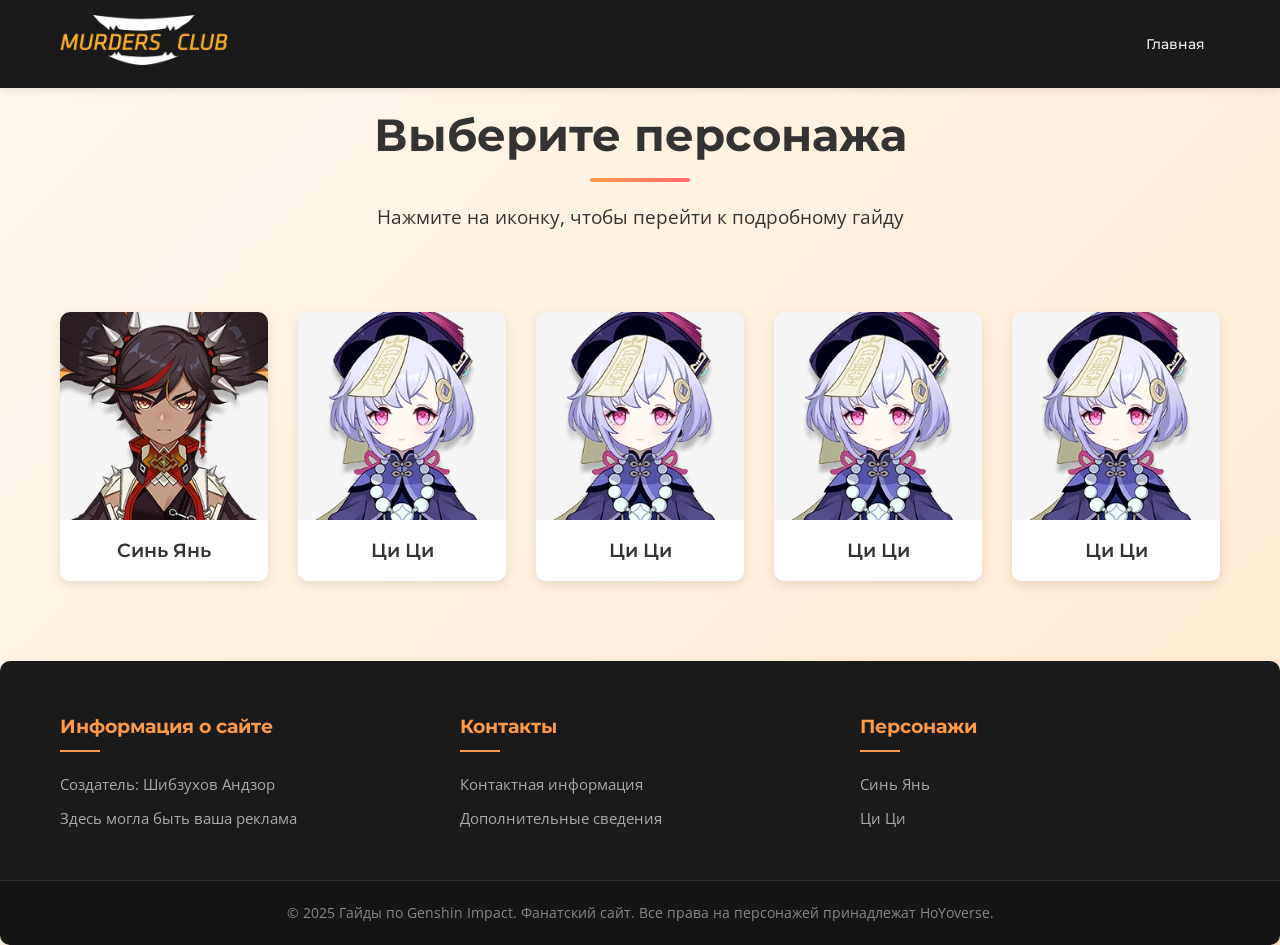
<file: index.html>
<!DOCTYPE html>
<html lang="ru">
<head>
    <meta charset="UTF-8">
    <meta name="viewport" content="width=device-width, initial-scale=1.0">
    <title>Гайды Genshin Impact — Выбор персонажа</title>
    <link rel="preconnect" href="https://fonts.googleapis.com">
    <link rel="preconnect" href="https://fonts.gstatic.com" crossorigin>
    <link href="https://fonts.googleapis.com/css2?family=Montserrat:wght@400;500;600;700&family=Open+Sans:wght@400;600&display=swap" rel="stylesheet">
    <link rel="stylesheet" href="css/styles.css">
</head>
<body>
    <header class="main-header">
        <div class="container">
            <div class="logo">
                <a href="index.html"><img src="img/лого.png" alt="Логотип" height="60"></a>
            </div>
            <nav class="main-nav">
                <a href="index.html" class="nav-link">Главная</a>
            </nav>
        </div>
    </header>

    <main class="main-content">
        <div class="container">
            <section class="hero-section">
                <h1 class="main-title">Выберите персонажа</h1>
                <p style="text-align: center; font-size: 1.2rem;">Нажмите на иконку, чтобы перейти к подробному гайду</p>
            </section>

            <div class="characters-grid">
                <!-- Карточка Синь Янь -->
                <a href="xin-yan.html" class="character-card">
                    <img src="img/синь_янь_иконка.webp" alt="Синь Янь" class="character-card-image">
                    <div class="character-card-name">Синь Янь</div>
                </a>
                <!-- Карточка Ци Ци -->
                <a href="qiqi.html" class="character-card">
                    <img src="img/Ци_Ци_иконка.webp" alt="Ци Ци" class="character-card-image">
                    <div class="character-card-name">Ци Ци</div>
                </a>
                <!-- Добавляйте новых персонажей здесь -->

                <a href="qiqi.html" class="character-card">
                    <img src="img/Ци_Ци_иконка.webp" alt="Ци Ци" class="character-card-image">
                    <div class="character-card-name">Ци Ци</div>
                </a>

                <a href="qiqi.html" class="character-card">
                    <img src="img/Ци_Ци_иконка.webp" alt="Ци Ци" class="character-card-image">
                    <div class="character-card-name">Ци Ци</div>
                </a>

                <a href="qiqi.html" class="character-card">
                    <img src="img/Ци_Ци_иконка.webp" alt="Ци Ци" class="character-card-image">
                    <div class="character-card-name">Ци Ци</div>
            

            </div>
        </div>
    </main>

    <footer class="main-footer">
        <div class="container">
            <div class="footer-column">
                <h4>Информация о сайте</h4>
                <p>Создатель: Шибзухов Андзор</p>
                <p>Здесь могла быть ваша реклама</p>
            </div>
            <div class="footer-column">
                <h4>Контакты</h4>
                <p>Контактная информация</p>
                <p>Дополнительные сведения</p>
            </div>
            <div class="footer-column">
                <h4>Персонажи</h4>
                <p>Синь Янь</p>
                <p>Ци Ци</p>
            </div>
        </div>
        <div class="footer-bottom">
            <p>&copy; 2025 Гайды по Genshin Impact. Фанатский сайт. Все права на персонажей принадлежат HoYoverse.</p>
        </div>
    </footer>
</body>
</html>
</file>
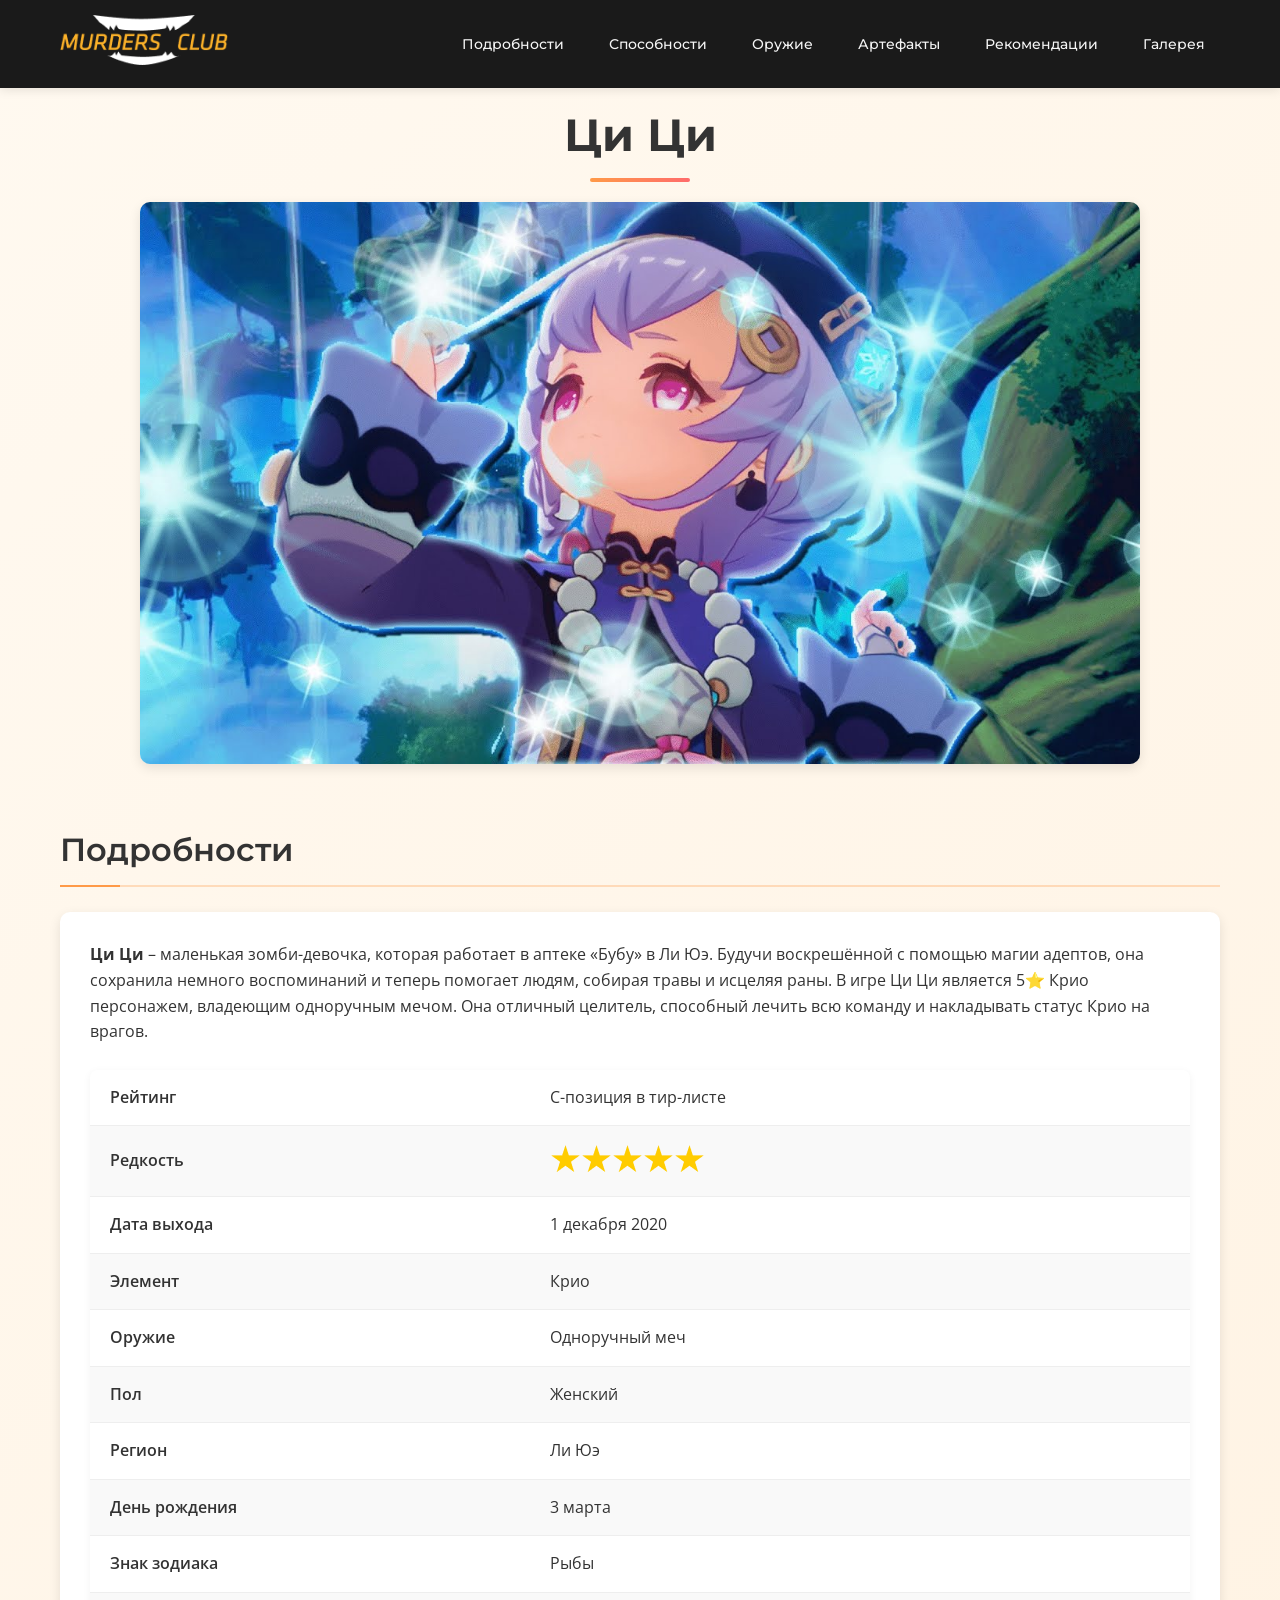
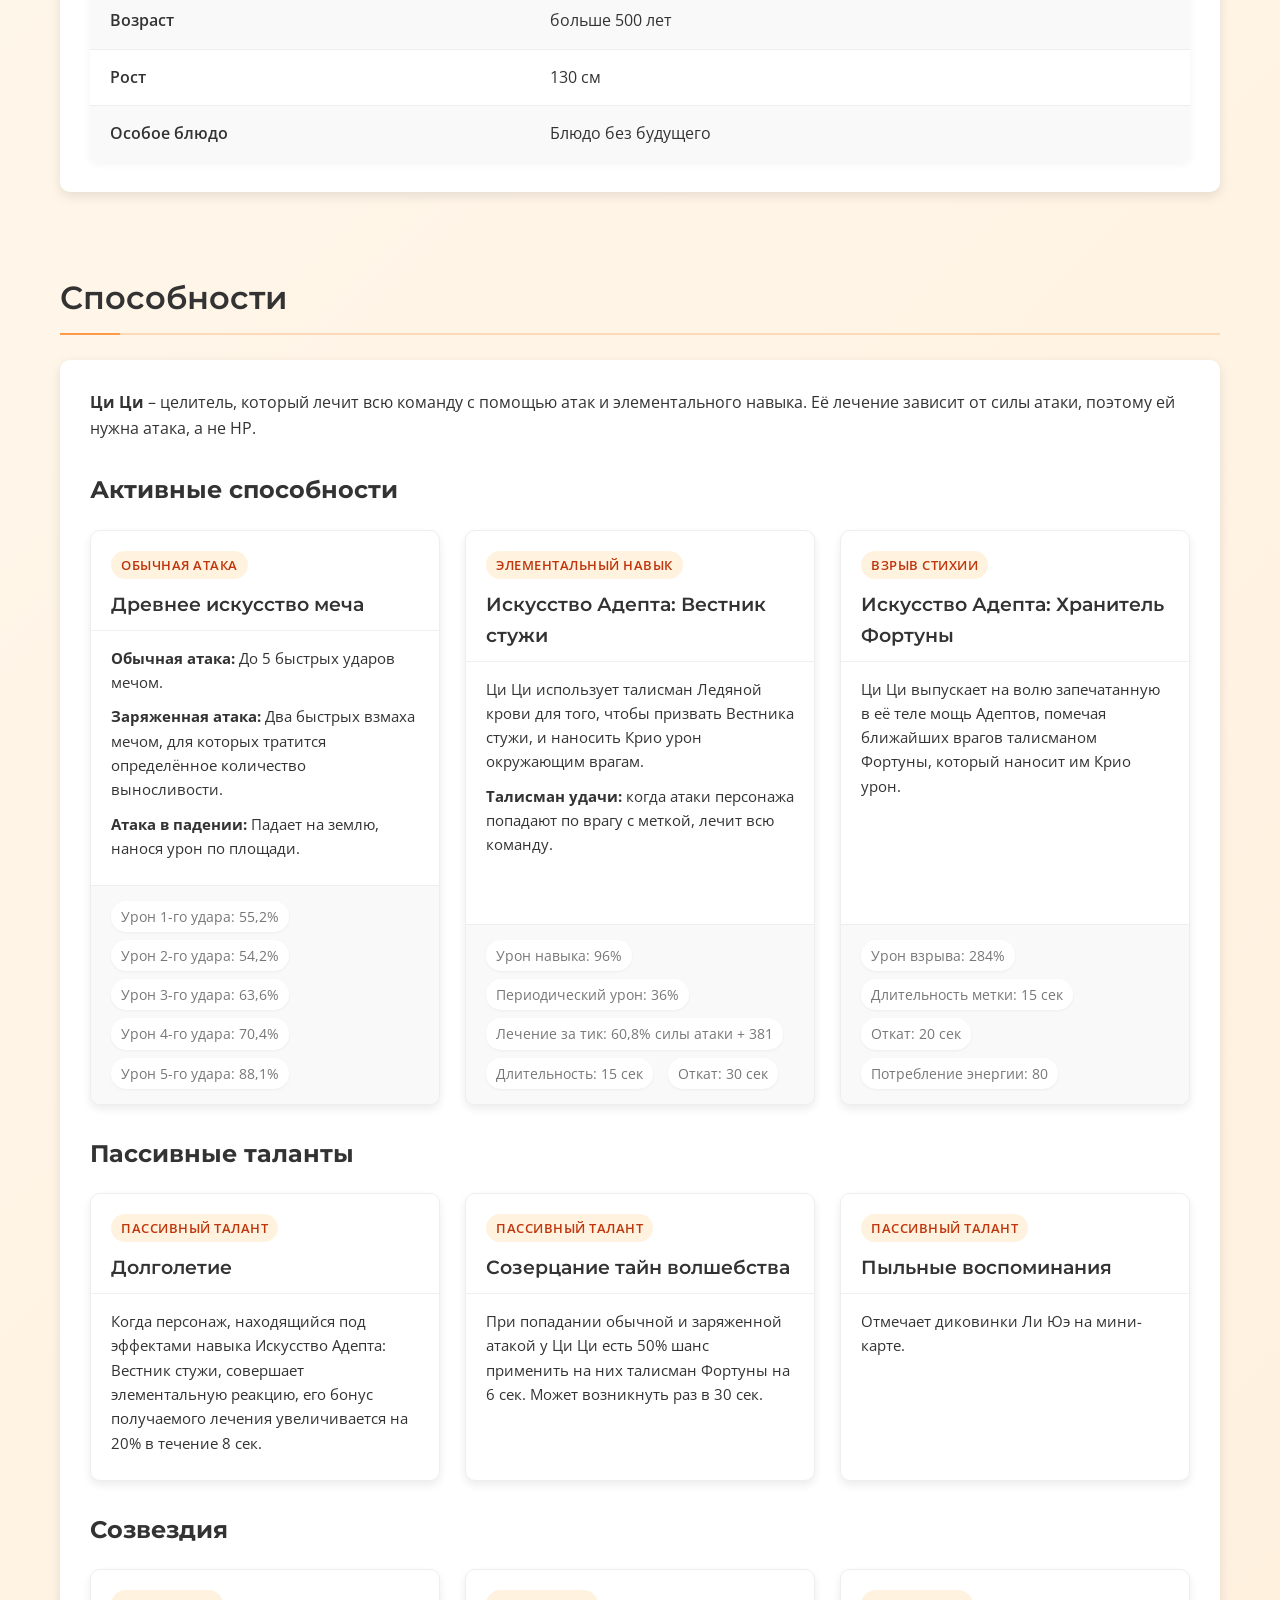
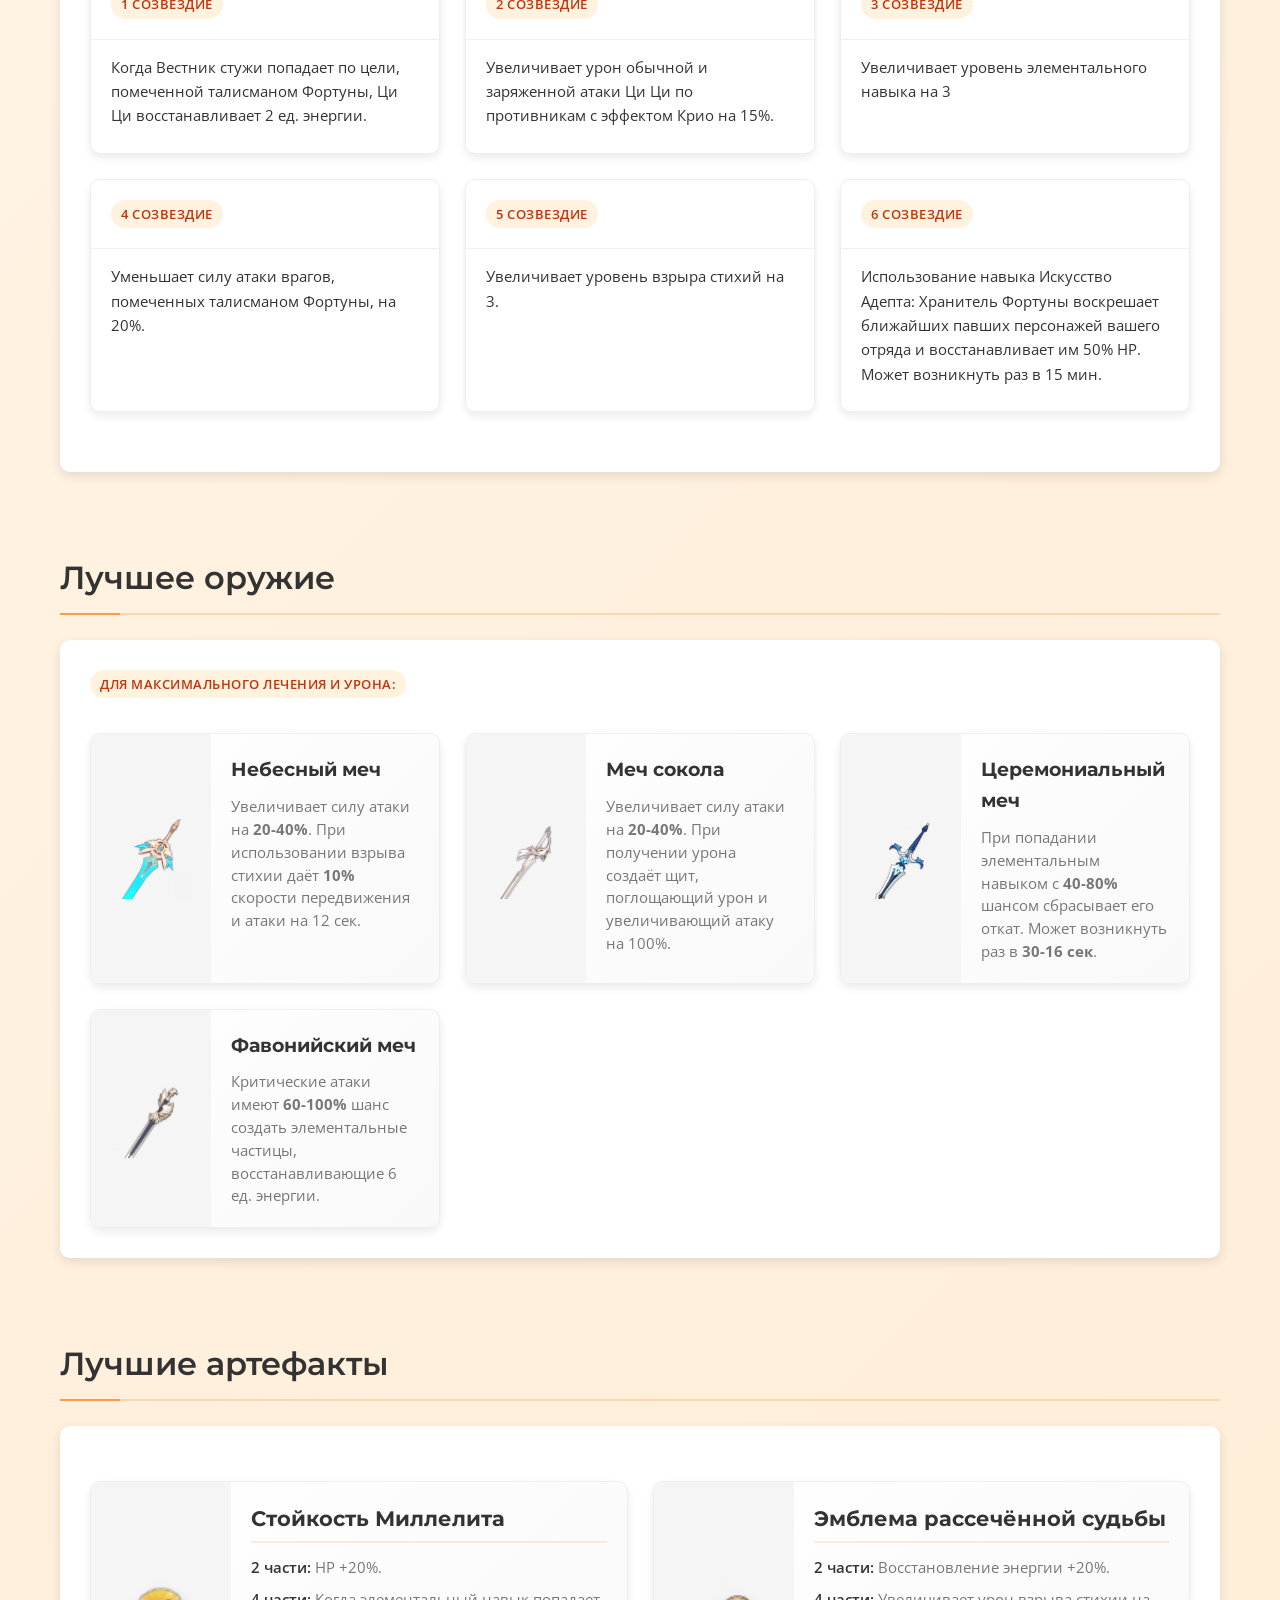
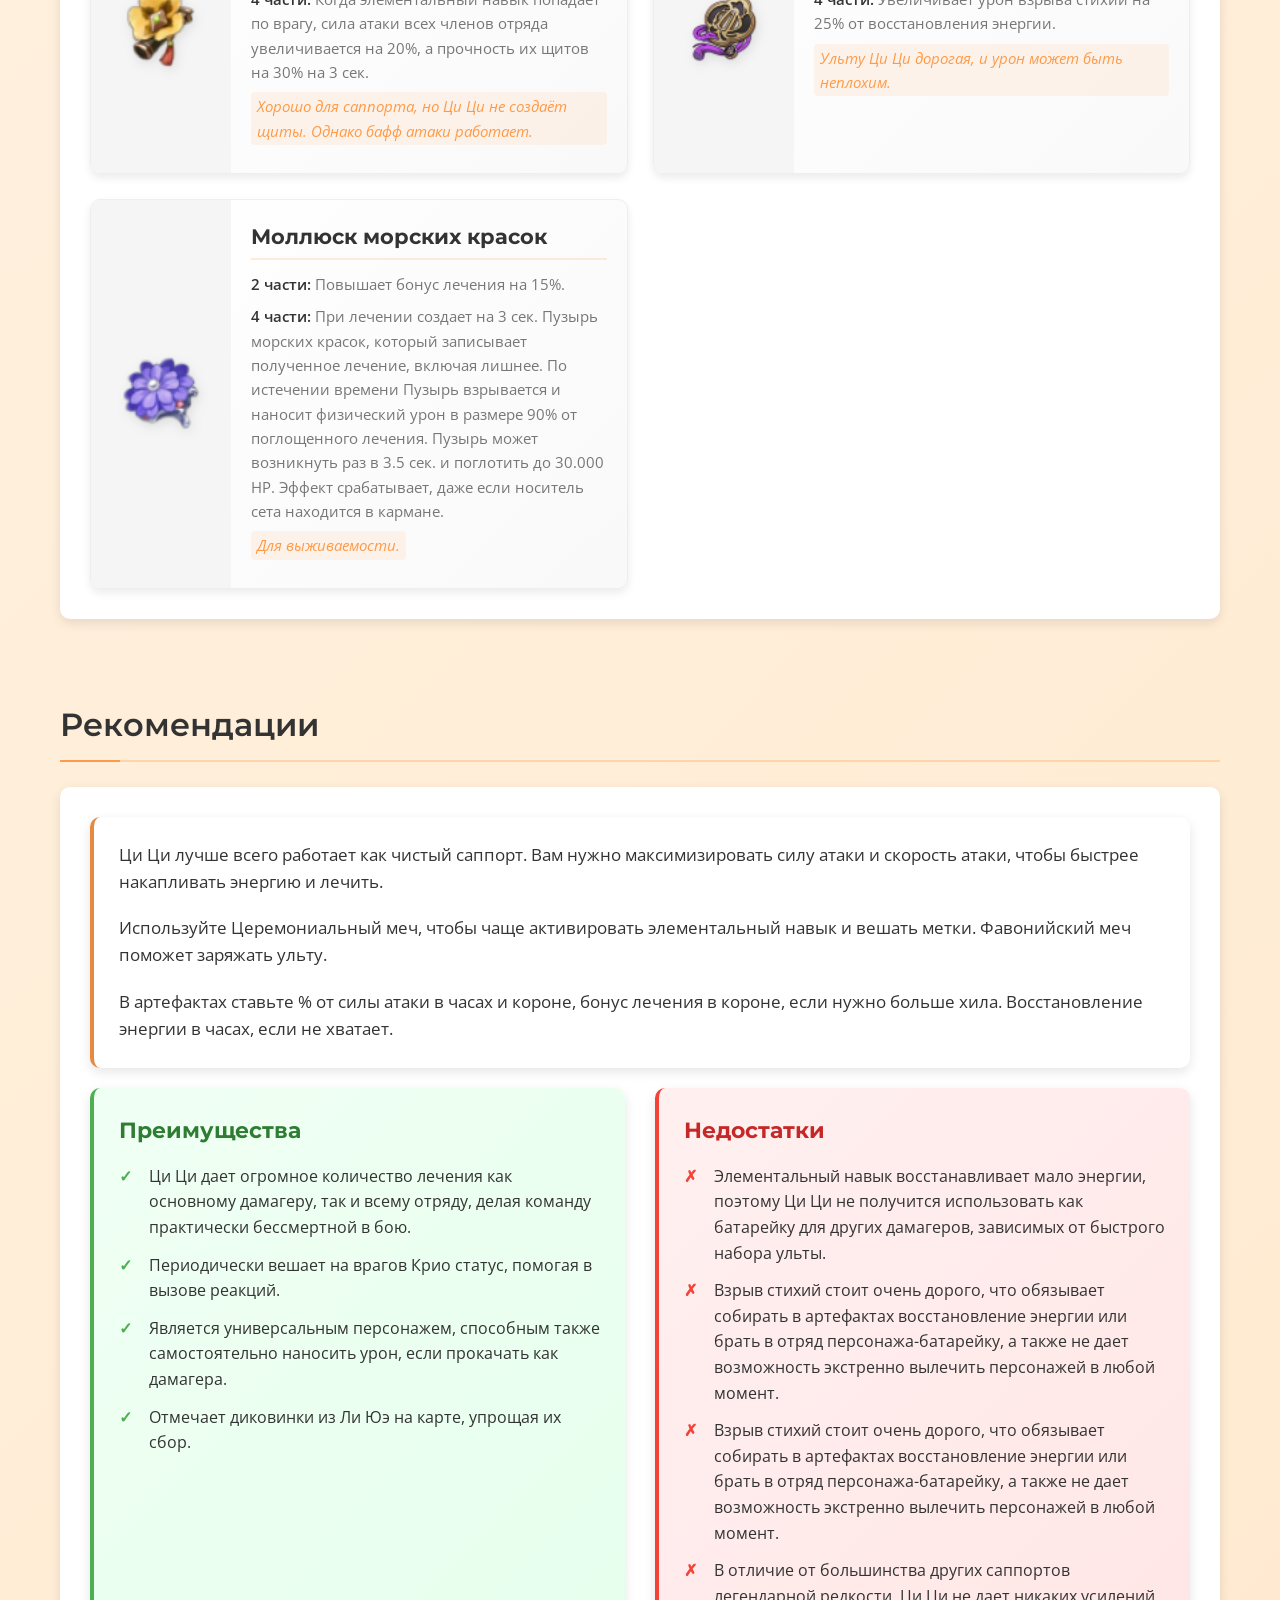
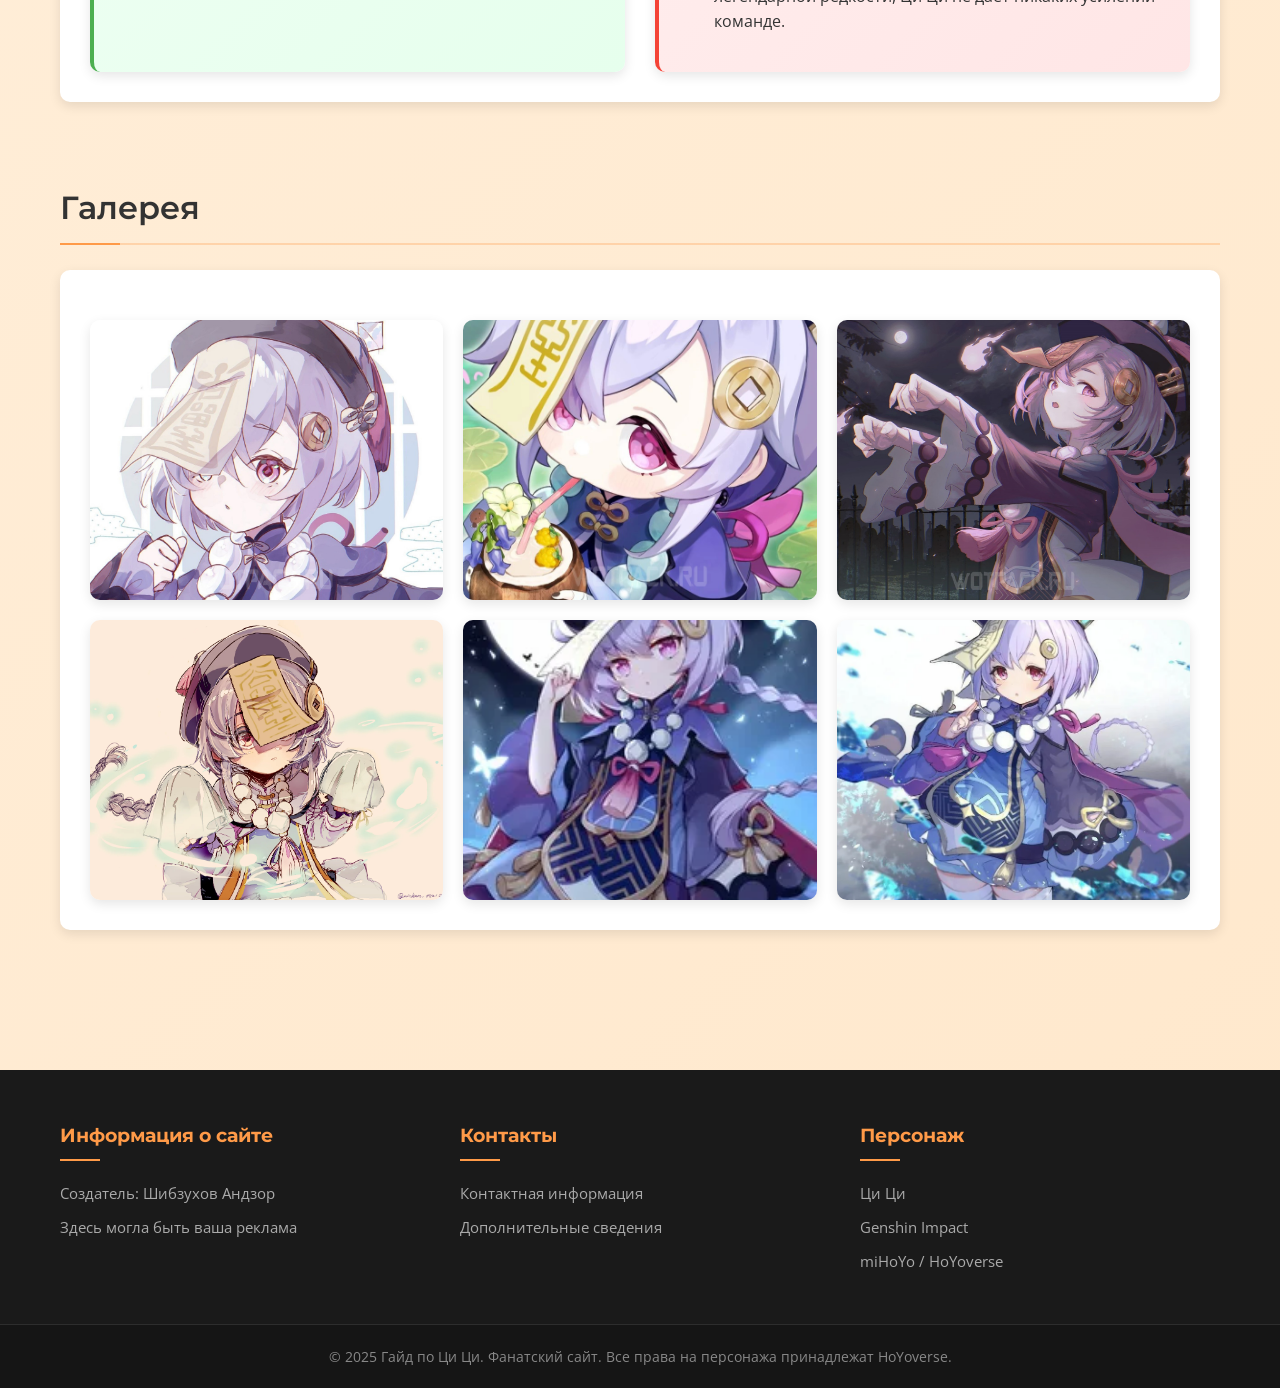
<file: qiqi.html>
<!DOCTYPE html>
<html lang="ru">
<head>
    <meta charset="UTF-8">
    <meta name="viewport" content="width=device-width, initial-scale=1.0">
    <title>Ци Ци — Гайд по персонажу Genshin Impact</title>
    <link rel="preconnect" href="https://fonts.googleapis.com">
    <link rel="preconnect" href="https://fonts.gstatic.com" crossorigin>
    <link href="https://fonts.googleapis.com/css2?family=Montserrat:wght@400;500;600;700&family=Open+Sans:wght@400;600&display=swap" rel="stylesheet">
    <link rel="stylesheet" href="css/styles.css">
</head>
<body>
    <header class="main-header">
        <div class="container">
            <div class="logo">
                <a href="index.html"><img src="img/лого.png" alt="Логотип" height="60"></a>
            </div>
            <nav class="main-nav">
                <a href="#about" class="nav-link">Подробности</a>
                <a href="#abilities" class="nav-link">Способности</a>
                <a href="#weapons" class="nav-link">Оружие</a>
                <a href="#artifacts" class="nav-link">Артефакты</a>
                <a href="#recommendations" class="nav-link">Рекомендации</a>
                <a href="#gallery" class="nav-link">Галерея</a>
            </nav>
        </div>
    </header>

    <main class="main-content">
        <div class="container">
            <!-- Герой-секция -->
            <section class="hero-section">
                <h1 class="main-title">Ци Ци</h1>
                <div class="hero-image">
                    <img src="img/чича.jpg" alt="Ци Ци">
                </div>
            </section>

            <!-- Подробности -->
            <section id="about" class="content-section">
                <h2 class="section-title">Подробности</h2>
                <div class="section-content">
                    <p><strong>Ци Ци</strong> – маленькая зомби-девочка, которая работает в аптеке «Бубу» в Ли Юэ. Будучи воскрешённой с помощью магии адептов, она сохранила немного воспоминаний и теперь помогает людям, собирая травы и исцеляя раны. В игре Ци Ци является 5⭐ Крио персонажем, владеющим одноручным мечом. Она отличный целитель, способный лечить всю команду и накладывать статус Крио на врагов.</p>
                    
                    <table class="character-table">
                        <tr><td>Рейтинг</td><td>С-позиция в тир-листе</td></tr>
                        <tr><td>Редкость</td><td><img src="img/звезда.png" alt=""><img src="img/звезда.png" alt=""><img src="img/звезда.png" alt=""><img src="img/звезда.png" alt=""><img src="img/звезда.png" alt=""></td></tr>
                        <tr>
                            <td>Дата выхода</td>
                            <td>1 декабря 2020</td>
                        </tr>
                        <tr><td>Элемент</td><td>Крио</td></tr>
                        <tr><td>Оружие</td><td>Одноручный меч</td></tr>
                        <tr><td>Пол</td><td>Женский</td></tr>
                        <tr><td>Регион</td><td>Ли Юэ</td></tr>
                        <tr><td>День рождения</td><td>3 марта</td></tr>
                        <tr><td>Знак зодиака</td><td>Рыбы</td></tr>
                        <tr><td>Возраст</td><td>больше 500 лет</td></tr>
                        <tr><td>Рост</td><td>130 см</td></tr>
                        <tr><td>Особое блюдо</td><td>Блюдо без будущего</td></tr>
                    </table>
                </div>
            </section>

            <!-- Способности -->
            <section id="abilities" class="content-section">
                <h2 class="section-title">Способности</h2>
                <div class="section-content">
                    <p><strong>Ци Ци</strong> – целитель, который лечит всю команду с помощью атак и элементального навыка. Её лечение зависит от силы атаки, поэтому ей нужна атака, а не HP.</p>

                    <h3 class="subsection-title">Активные способности</h3>
                    <div class="abilities-grid">
                        <!-- Обычная атака -->
                        <div class="ability-card">
                            <div class="ability-header">
                                <span class="ability-type skill">Обычная атака</span>
                                <h4 class="ability-name">Древнее искусство меча</h4>
                            </div>
                            <div class="ability-description">
                                <p><strong>Обычная атака:</strong> До 5 быстрых ударов мечом.</p>
                                <p><strong>Заряженная атака:</strong> Два быстрых взмаха мечом, для которых тратится определённое количество выносливости.</p>
                                <p><strong>Атака в падении:</strong> Падает на землю, нанося урон по площади.</p>
                            </div>
                            <div class="ability-stats">
                                <span>Урон 1-го удара: 55,2%</span>
                                <span>Урон 2-го удара: 54,2%</span>
                                <span>Урон 3-го удара: 63,6%</span>
                                <span>Урон 4-го удара: 70,4%</span>
                                <span>Урон 5-го удара: 88,1%</span>
                            </div>
                        </div>

                        <!-- Элементальный навык -->
                        <div class="ability-card">
                            <div class="ability-header">
                                <span class="ability-type skill">Элементальный навык</span>
                                <h4 class="ability-name">Искусство Адепта: Вестник стужи</h4>
                            </div>
                            <div class="ability-description">
                                <p>Ци Ци использует талисман Ледяной крови для того, чтобы призвать Вестника стужи, и наносить Крио урон окружающим врагам.</p>
                                <p><strong>Талисман удачи:</strong> когда атаки персонажа попадают по врагу с меткой, лечит всю команду.</p>
                            </div>
                            <div class="ability-stats">
                                <span>Урон навыка: 96%</span>
                                <span>Периодический урон: 36%</span>
                                <span>Лечение за тик: 60,8% силы атаки + 381</span>
                                <span>Длительность: 15 сек</span>
                                <span>Откат: 30 сек</span>
                            </div>
                        </div>

                        <!-- Взрыв стихии -->
                        <div class="ability-card">
                            <div class="ability-header">
                                <span class="ability-type skill">Взрыв стихии</span>
                                <h4 class="ability-name">Искусство Адепта: Хранитель Фортуны</h4>
                            </div>
                            <div class="ability-description">
                                <p>Ци Ци выпускает на волю запечатанную в её теле мощь Адептов, помечая ближайших врагов талисманом Фортуны, который наносит им Крио урон.</p>
                            </div>
                            <div class="ability-stats">
                                <span>Урон взрыва: 284%</span>
                                <span>Длительность метки: 15 сек</span>
                                <span>Откат: 20 сек</span>
                                <span>Потребление энергии: 80</span>
                            </div>
                        </div>
                    </div>

                    <h3 class="subsection-title">Пассивные таланты</h3>
                    <div class="abilities-grid passive-grid">
                        <div class="ability-card passive">
                            <div class="ability-header">
                                <span class="ability-type skill">Пассивный талант</span>
                                <h4 class="ability-name">Долголетие</h4>
                            </div>
                            <div class="ability-description">
                                <p>Когда персонаж, находящийся под эффектами навыка Искусство Адепта: Вестник стужи, совершает элементальную реакцию, его бонус получаемого лечения увеличивается на 20% в течение 8 сек.</p>
                            </div>
                        </div>
                        <div class="ability-card passive">
                            <div class="ability-header">
                                <span class="ability-type skill">Пассивный талант</span>
                                <h4 class="ability-name">Созерцание тайн волшебства</h4>
                            </div>
                            <div class="ability-description">
                                <p>При попадании обычной и заряженной атакой у Ци Ци есть 50% шанс применить на них талисман Фортуны на 6 сек. Может возникнуть раз в 30 сек.</p>
                            </div>
                        </div>
                        <div class="ability-card passive">
                            <div class="ability-header">
                                <span class="ability-type skill">Пассивный талант</span>
                                <h4 class="ability-name">Пыльные воспоминания</h4>
                            </div>
                            <div class="ability-description">
                                <p>Отмечает диковинки Ли Юэ на мини-карте.</p>
                            </div>
                        </div>
                    </div>

                    <h3 class="subsection-title">Созвездия</h3>
                    <div class="abilities-grid passive-grid">
                        <div class="ability-card passive">
                            <div class="ability-header"><span class="ability-type skill">1 созвездие</span></div>
                            <div class="ability-description"><p>Когда Вестник стужи попадает по цели, помеченной талисманом Фортуны, Ци Ци восстанавливает 2 ед. энергии.</p></div>
                        </div>
                        <div class="ability-card passive">
                            <div class="ability-header"><span class="ability-type skill">2 созвездие</span></div>
                            <div class="ability-description"><p>Увеличивает урон обычной и заряженной атаки Ци Ци по противникам с эффектом Крио на 15%.</p></div>
                        </div>
                        <div class="ability-card passive">
                            <div class="ability-header"><span class="ability-type skill">3 созвездие</span></div>
                            <div class="ability-description"><p>Увеличивает уровень элементального навыка на 3</p></div>
                        </div>
                        <div class="ability-card passive">
                            <div class="ability-header"><span class="ability-type skill">4 созвездие</span></div>
                            <div class="ability-description"><p>Уменьшает силу атаки врагов, помеченных талисманом Фортуны, на 20%.</p></div>
                        </div>
                        <div class="ability-card passive">
                            <div class="ability-header"><span class="ability-type skill">5 созвездие</span></div>
                            <div class="ability-description"><p>Увеличивает уровень взрыра стихий на 3.</p></div>
                        </div>
                        <div class="ability-card passive">
                            <div class="ability-header"><span class="ability-type skill">6 созвездие</span></div>
                            <div class="ability-description"><p>Использование навыка Искусство Адепта: Хранитель Фортуны воскрешает ближайших павших персонажей вашего отряда и восстанавливает им 50% HP.
Может возникнуть раз в 15 мин.</p></div>
                        </div>
                    </div>
                </div>
            </section>

            <!-- Оружие -->
            <section id="weapons" class="content-section">
                <h2 class="section-title">Лучшее оружие</h2>
                <div class="section-content">
                    <span class="ability-type skill">Для максимального лечения и урона:</span>
                    <div class="weapons-grid">
                        <div class="weapon-card">
                            <div class="weapon-icon"><img src="img/небесный_меч.webp" alt="Небесный меч"></div>
                            <div class="weapon-info">
                                <h3>Небесный меч</h3>
                                <p>Увеличивает силу атаки на <b>20-40%</b>. При использовании взрыва стихии даёт <b>10%</b> скорости передвижения и атаки на 12 сек.</p>
                            </div>
                        </div>
                        <div class="weapon-card">
                            <div class="weapon-icon"><img src="img/меч_сокола.webp" alt="Меч сокола"></div>
                            <div class="weapon-info">
                                <h3>Меч сокола</h3>
                                <p>Увеличивает силу атаки на <b>20-40%</b>. При получении урона создаёт щит, поглощающий урон и увеличивающий атаку на 100%.</p>
                            </div>
                        </div>
                        <div class="weapon-card">
                            <div class="weapon-icon"><img src="img/церемониальный_меч.png" alt="Церемониальный меч"></div>
                            <div class="weapon-info">
                                <h3>Церемониальный меч</h3>
                                <p>При попадании элементальным навыком с <b>40-80%</b> шансом сбрасывает его откат. Может возникнуть раз в <b>30-16 сек</b>.</p>
                            </div>
                        </div>
                        <div class="weapon-card">
                            <div class="weapon-icon"><img src="img/фавоний_меч.webp" alt="Фавонийский меч"></div>
                            <div class="weapon-info">
                                <h3>Фавонийский меч</h3>
                                <p>Критические атаки имеют <b>60-100%</b> шанс создать элементальные частицы, восстанавливающие 6 ед. энергии.</p>
                            </div>
                        </div>
                    </div>
                </div>
            </section>

            <!-- Артефакты -->
            <section id="artifacts" class="content-section">
                <h2 class="section-title">Лучшие артефакты</h2>
                <div class="section-content">
                    <div class="artifacts-grid">
                        <div class="artifact-card">
                            <div class="artifact-icon"><img src="img/стойкойсть_милелита.webp" alt="Стойкость Миллелита"></div>
                            <div class="artifact-info">
                                <h3>Стойкость Миллелита</h3>
                                <p><strong>2 части:</strong> HP +20%.</p>
                                <p><strong>4 части:</strong> Когда элементальный навык попадает по врагу, сила атаки всех членов отряда увеличивается на 20%, а прочность их щитов на 30% на 3 сек.</p>
                                <p><em>Хорошо для саппорта, но Ци Ци не создаёт щиты. Однако бафф атаки работает.</em></p>
                            </div>
                        </div>
                        <div class="artifact-card">
                            <div class="artifact-icon"><img src="img/эмблема_рассечённой_судьбы.webp" alt="Эмблема рассечённой судьбы"></div>
                            <div class="artifact-info">
                                <h3>Эмблема рассечённой судьбы</h3>
                                <p><strong>2 части:</strong> Восстановление энергии +20%.</p>
                                <p><strong>4 части:</strong> Увеличивает урон взрыва стихии на 25% от восстановления энергии.</p>
                                <p><em>Ульту Ци Ци дорогая, и урон может быть неплохим.</em></p>
                            </div>
                        </div>
                        <div class="artifact-card">
                            <div class="artifact-icon"><img src="img/молюск.webp" alt="молюск"></div>
                            <div class="artifact-info">
                                <h3>Моллюск морских красок</h3>
                                <p><strong>2 части:</strong> Повышает бонус лечения на 15%.</p>
                                <p><strong>4 части:</strong> При лечении создает на 3 сек. Пузырь морских красок, который записывает полученное лечение, включая лишнее. По истечении времени Пузырь взрывается и наносит физический урон в размере 90% от поглощенного лечения. Пузырь может возникнуть раз в 3.5 сек. и поглотить до 30.000 HP. Эффект срабатывает, даже если носитель сета находится в кармане.</p>
                                <p><em>Для выживаемости.</em></p>
                            </div>
                        </div>
                    </div>
                </div>
            </section>

            <!-- Рекомендации -->
            <section id="recommendations" class="content-section">
                <h2 class="section-title">Рекомендации</h2>
                <div class="section-content">
                    <div class="recommendation-box">
                        <p>Ци Ци лучше всего работает как чистый саппорт. Вам нужно максимизировать силу атаки и скорость атаки, чтобы быстрее накапливать энергию и лечить.</p>
                        <p>Используйте Церемониальный меч, чтобы чаще активировать элементальный навык и вешать метки. Фавонийский меч поможет заряжать ульту.</p>
                        <p>В артефактах ставьте % от силы атаки в часах и короне, бонус лечения в короне, если нужно больше хила. Восстановление энергии в часах, если не хватает.</p>
                    </div>
                    <div class="pros-cons-grid">
                        <div class="pros-section">
                            <h3 class="pros-title">Преимущества</h3>
                            <ul class="pros-list">
                                <p>Ци Ци дает огромное количество лечения как основному дамагеру, так и всему отряду, делая команду практически бессмертной в бою.</p>
                                <p>Периодически вешает на врагов Крио статус, помогая в вызове реакций.</p>
                                <p>Является универсальным персонажем, способным также самостоятельно наносить урон, если прокачать как дамагера.</p>
                                <p>Отмечает диковинки из Ли Юэ на карте, упрощая их сбор.</p>
                            </ul>
                        </div>
                        <div class="cons-section">
                            <h3 class="cons-title">Недостатки</h3>
                            <ul class="cons-list">
                                <p>Элементальный навык восстанавливает мало энергии, поэтому Ци Ци не получится использовать как батарейку для других дамагеров, зависимых от быстрого набора ульты.</p>
                                <p>Взрыв стихий стоит очень дорого, что обязывает собирать в артефактах восстановление энергии или брать в отряд персонажа-батарейку, а также не дает возможность экстренно вылечить персонажей в любой момент.</p>
                                <p>Взрыв стихий стоит очень дорого, что обязывает собирать в артефактах восстановление энергии или брать в отряд персонажа-батарейку, а также не дает возможность экстренно вылечить персонажей в любой момент.</p>
                                <p>В отличие от большинства других саппортов легендарной редкости, Ци Ци не дает никаких усилений команде.</p>
                            </ul>
                        </div>
                    </div>
                </div>
            </section>

            <!-- Галерея -->
            <section id="gallery" class="content-section">
                <h2 class="section-title">Галерея</h2>
                <div class="section-content">
                    <div class="gallery-grid">
                        <div class="gallery-item"><img src="img/чича1peg.jpeg" alt="Ци Ци арт 1"></div>
                        <div class="gallery-item"><img src="img/чича2.jpeg" alt="Ци Ци арт 2"></div>
                        <div class="gallery-item"><img src="img/чича3.jpeg" alt="Ци Ци арт 3"></div>
                        <div class="gallery-item"><img src="img/чича4.webp" alt="Ци Ци арт 3"></div>
                        <div class="gallery-item"><img src="img/чича5.webp" alt="Ци Ци арт 3"></div>
                        <div class="gallery-item"><img src="img/чича6.webp" alt="Ци Ци арт 3"></div>
                    </div>
                </div>
            </section>
        </div>
    </main>

    <footer class="main-footer">
        <div class="container">
            <div class="footer-column">
                <h4>Информация о сайте</h4>
                <p>Создатель: Шибзухов Андзор</p>
                <p>Здесь могла быть ваша реклама</p>
            </div>
            <div class="footer-column">
                <h4>Контакты</h4>
                <p>Контактная информация</p>
                <p>Дополнительные сведения</p>
            </div>
            <div class="footer-column">
                <h4>Персонаж</h4>
                <p>Ци Ци</p>
                <p>Genshin Impact</p>
                <p>miHoYo / HoYoverse</p>
            </div>
        </div>
        <div class="footer-bottom">
            <p>&copy; 2025 Гайд по Ци Ци. Фанатский сайт. Все права на персонажа принадлежат HoYoverse.</p>
        </div>
    </footer>

    <script>
        document.querySelectorAll('a[href^="#"]').forEach(anchor => {
            anchor.addEventListener('click', function(e) {
                e.preventDefault();
                const targetId = this.getAttribute('href');
                if (targetId === '#') return;
                const targetElement = document.querySelector(targetId);
                if (targetElement) {
                    window.scrollTo({ top: targetElement.offsetTop - 80, behavior: 'smooth' });
                }
            });
        });
        window.addEventListener('scroll', function() {
            const header = document.querySelector('.main-header');
            if (window.scrollY > 10) header.classList.add('scrolled');
            else header.classList.remove('scrolled');
        });
    </script>
</body>
</html>
</file>
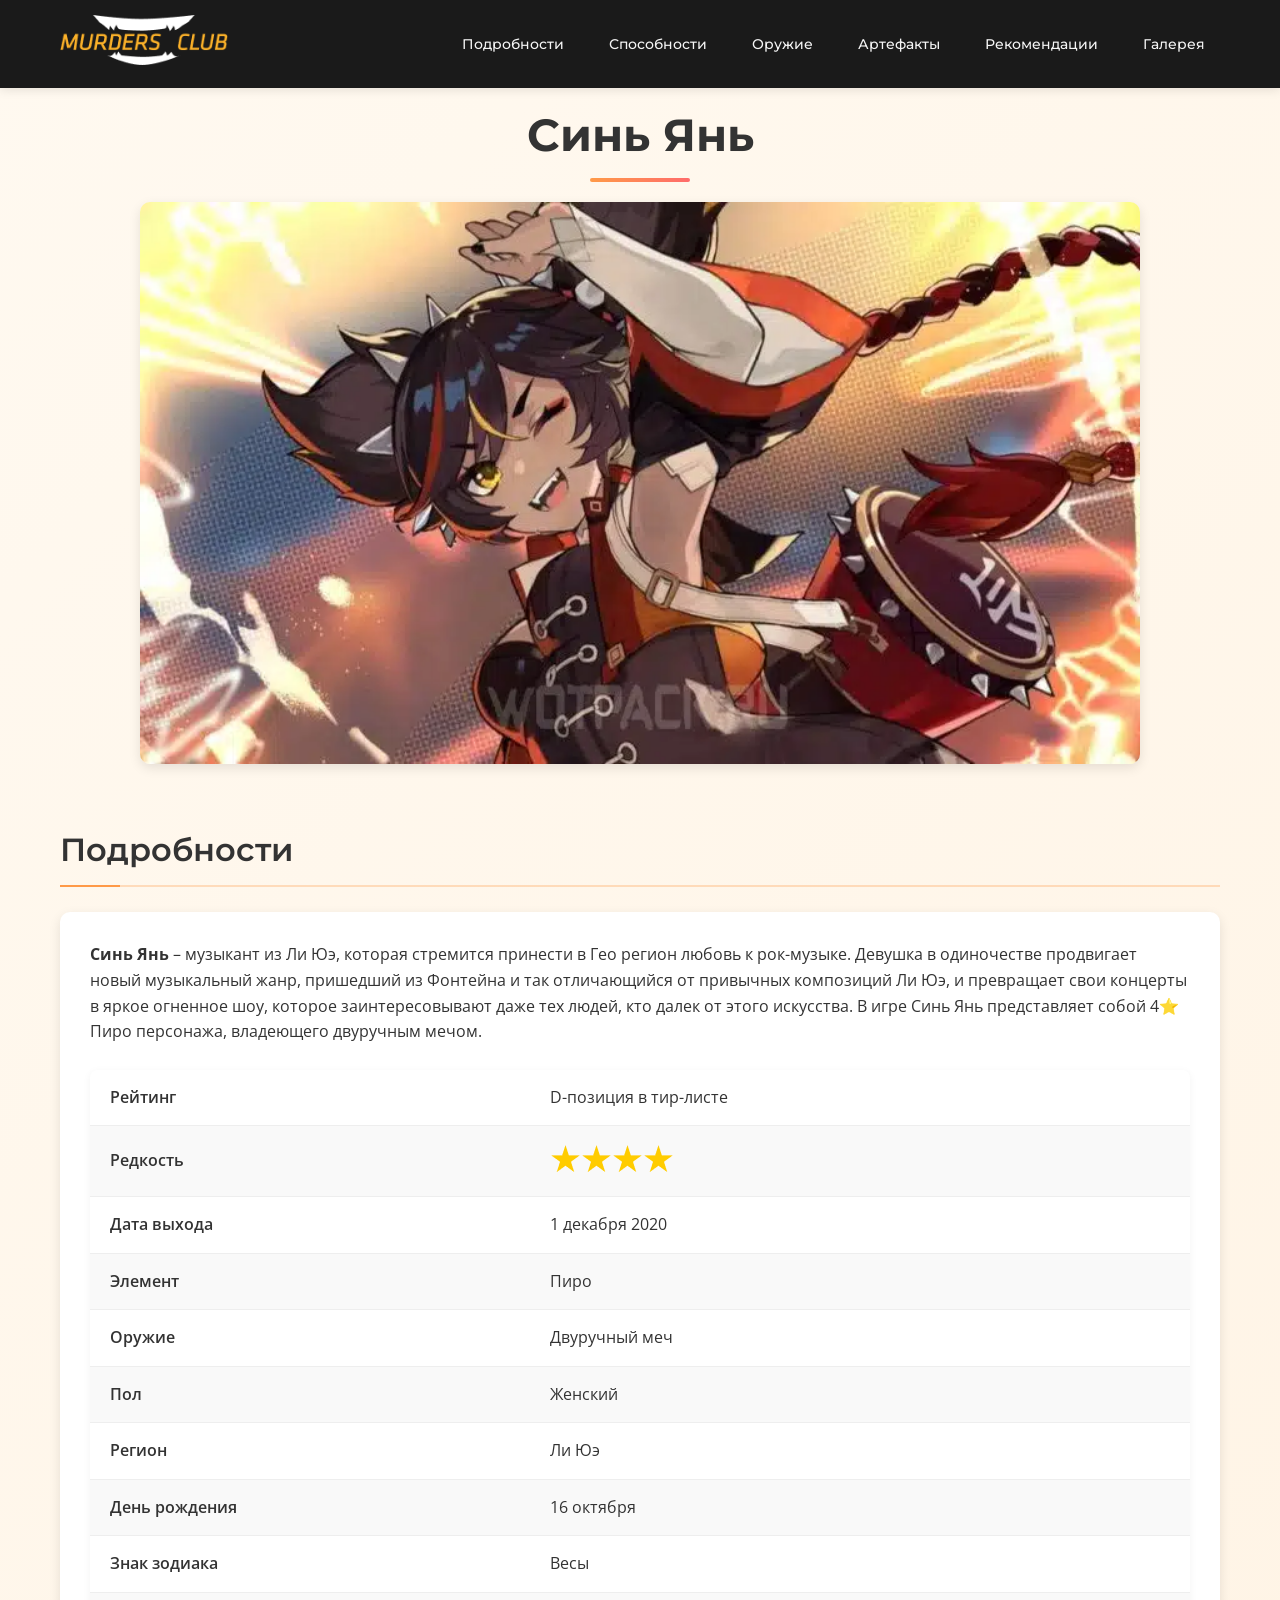
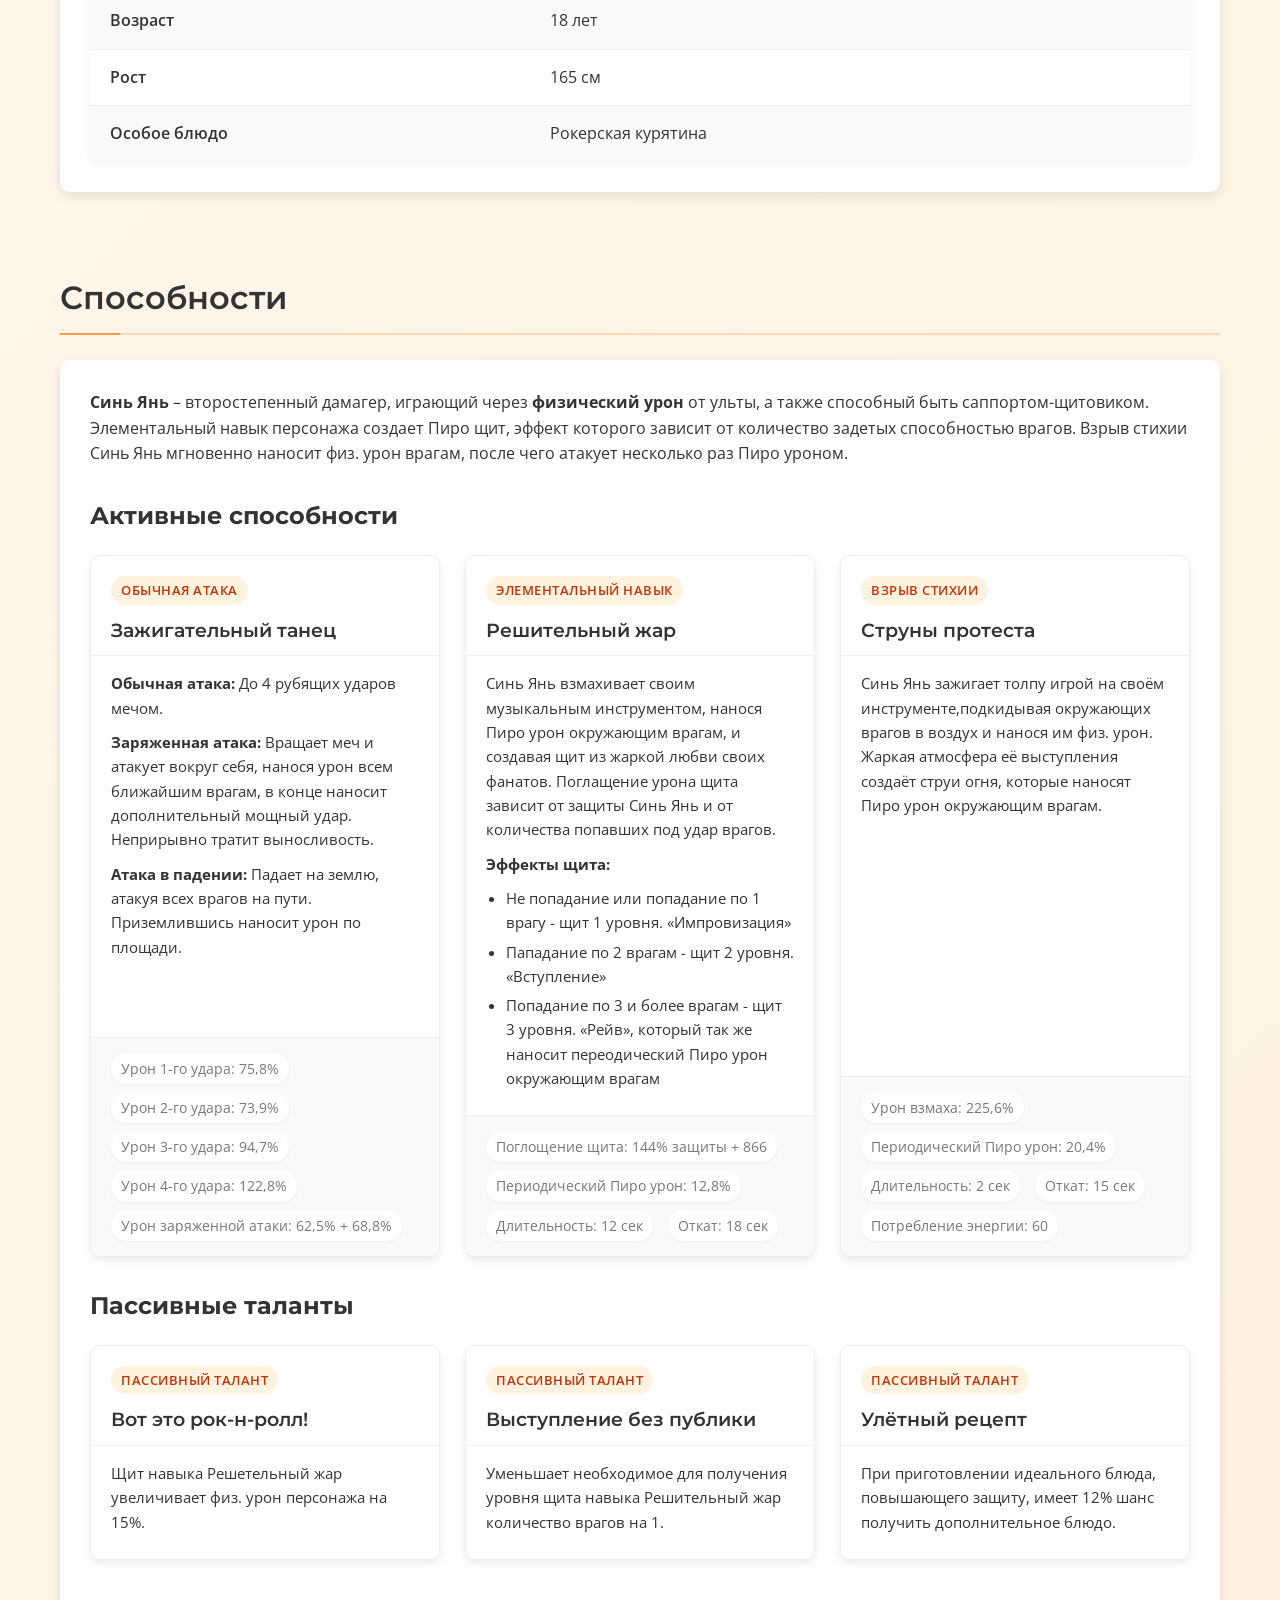
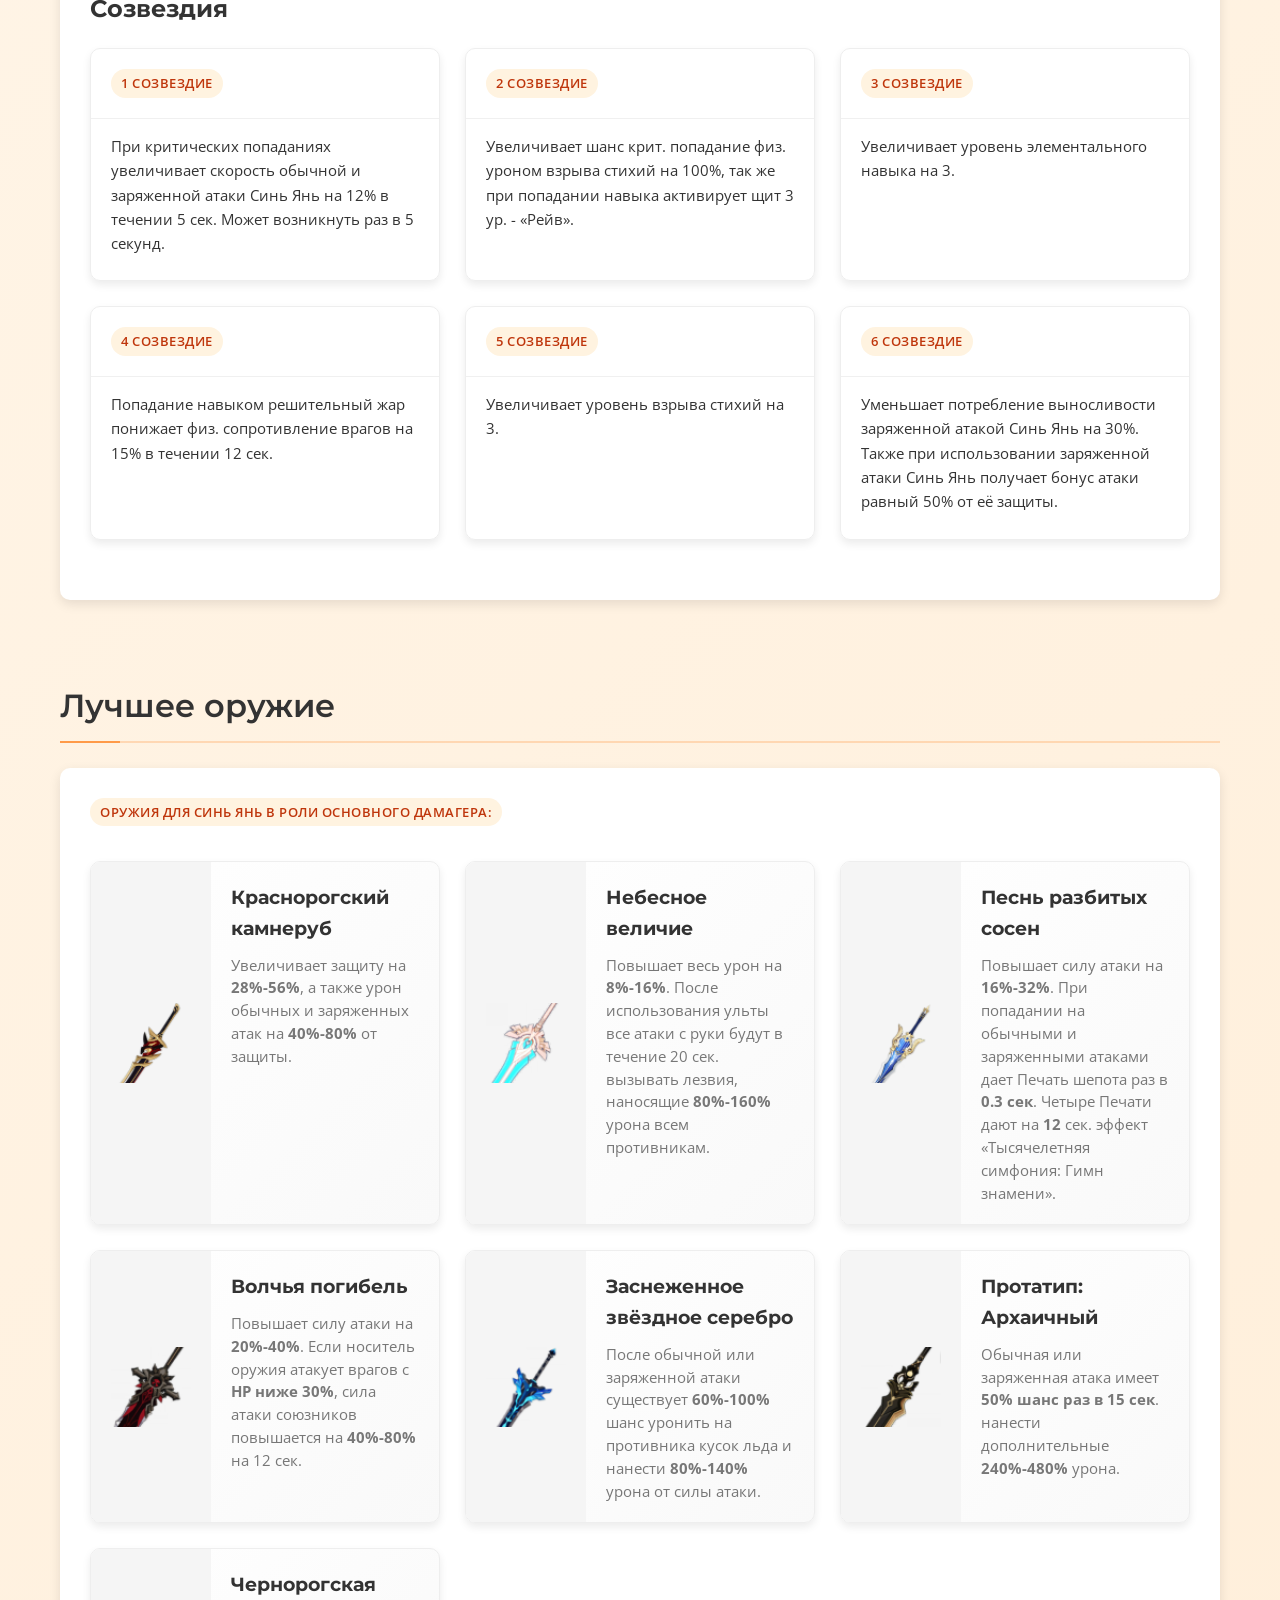
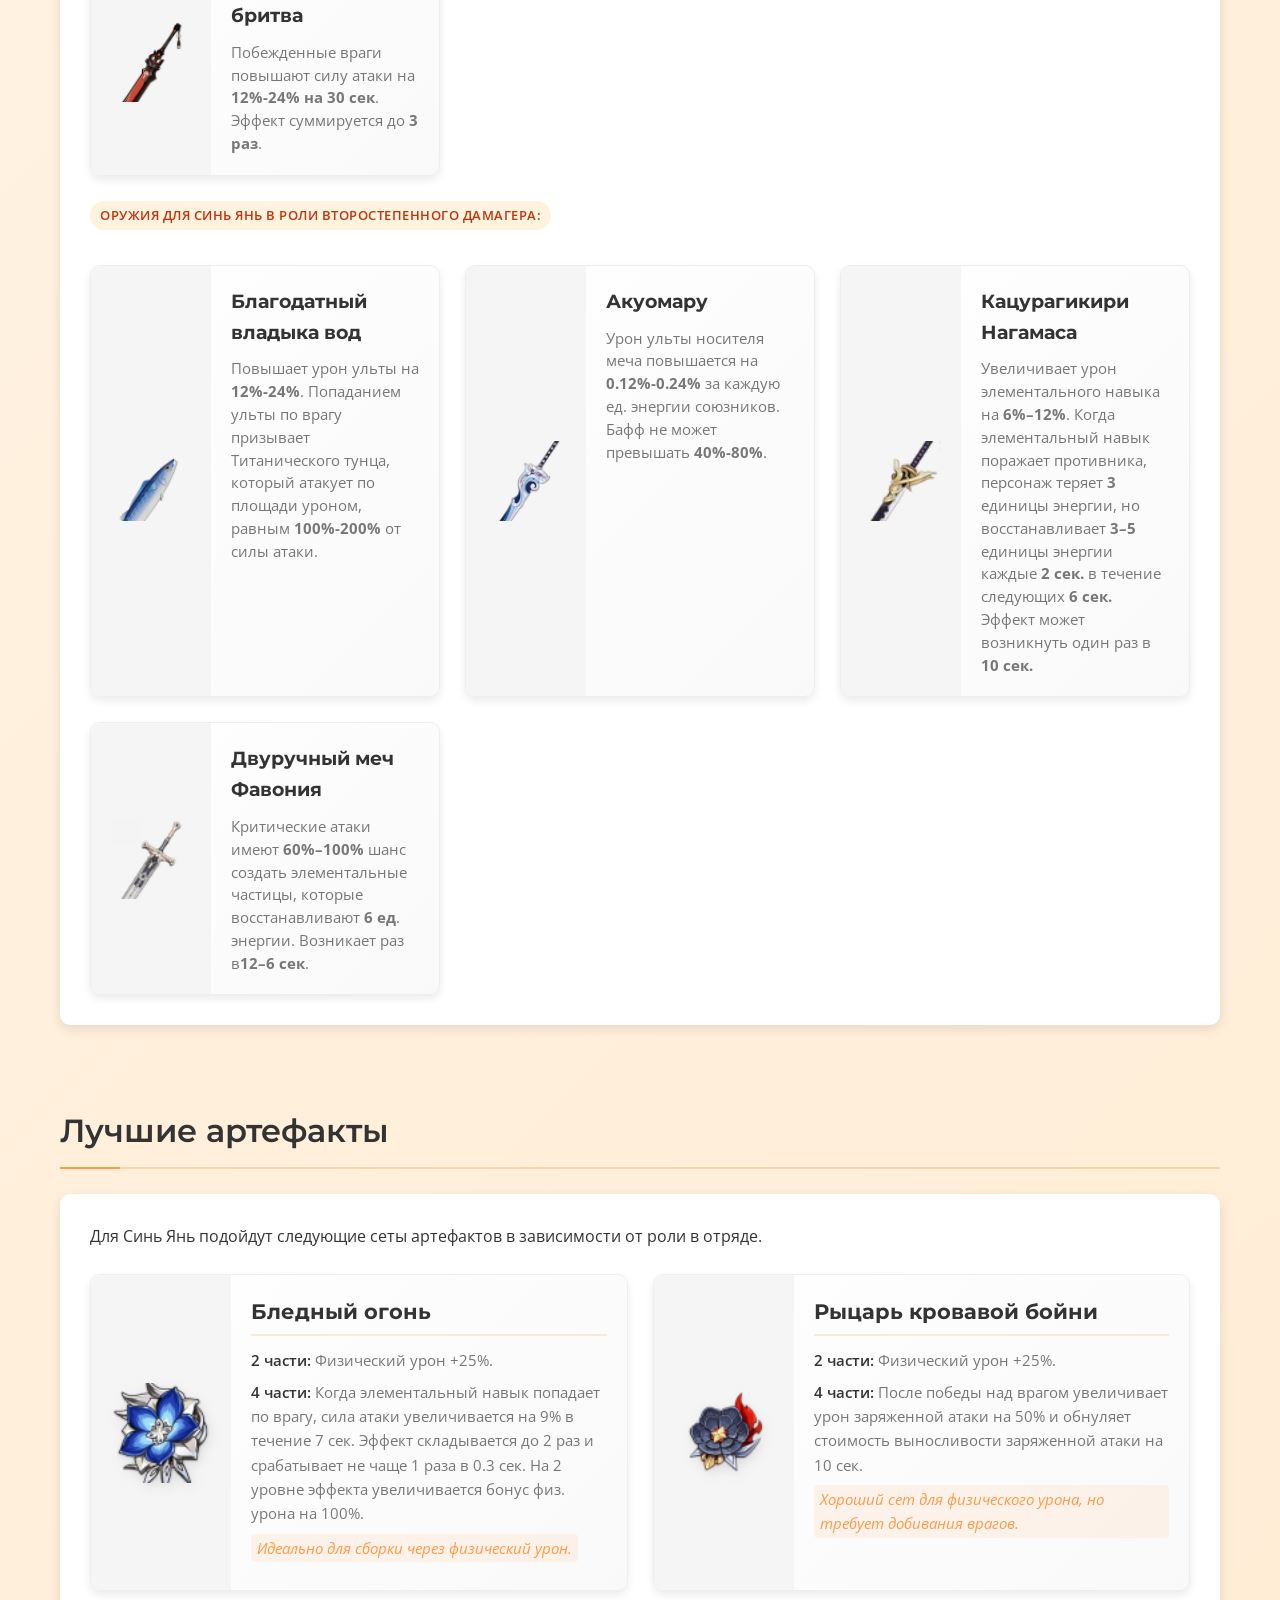
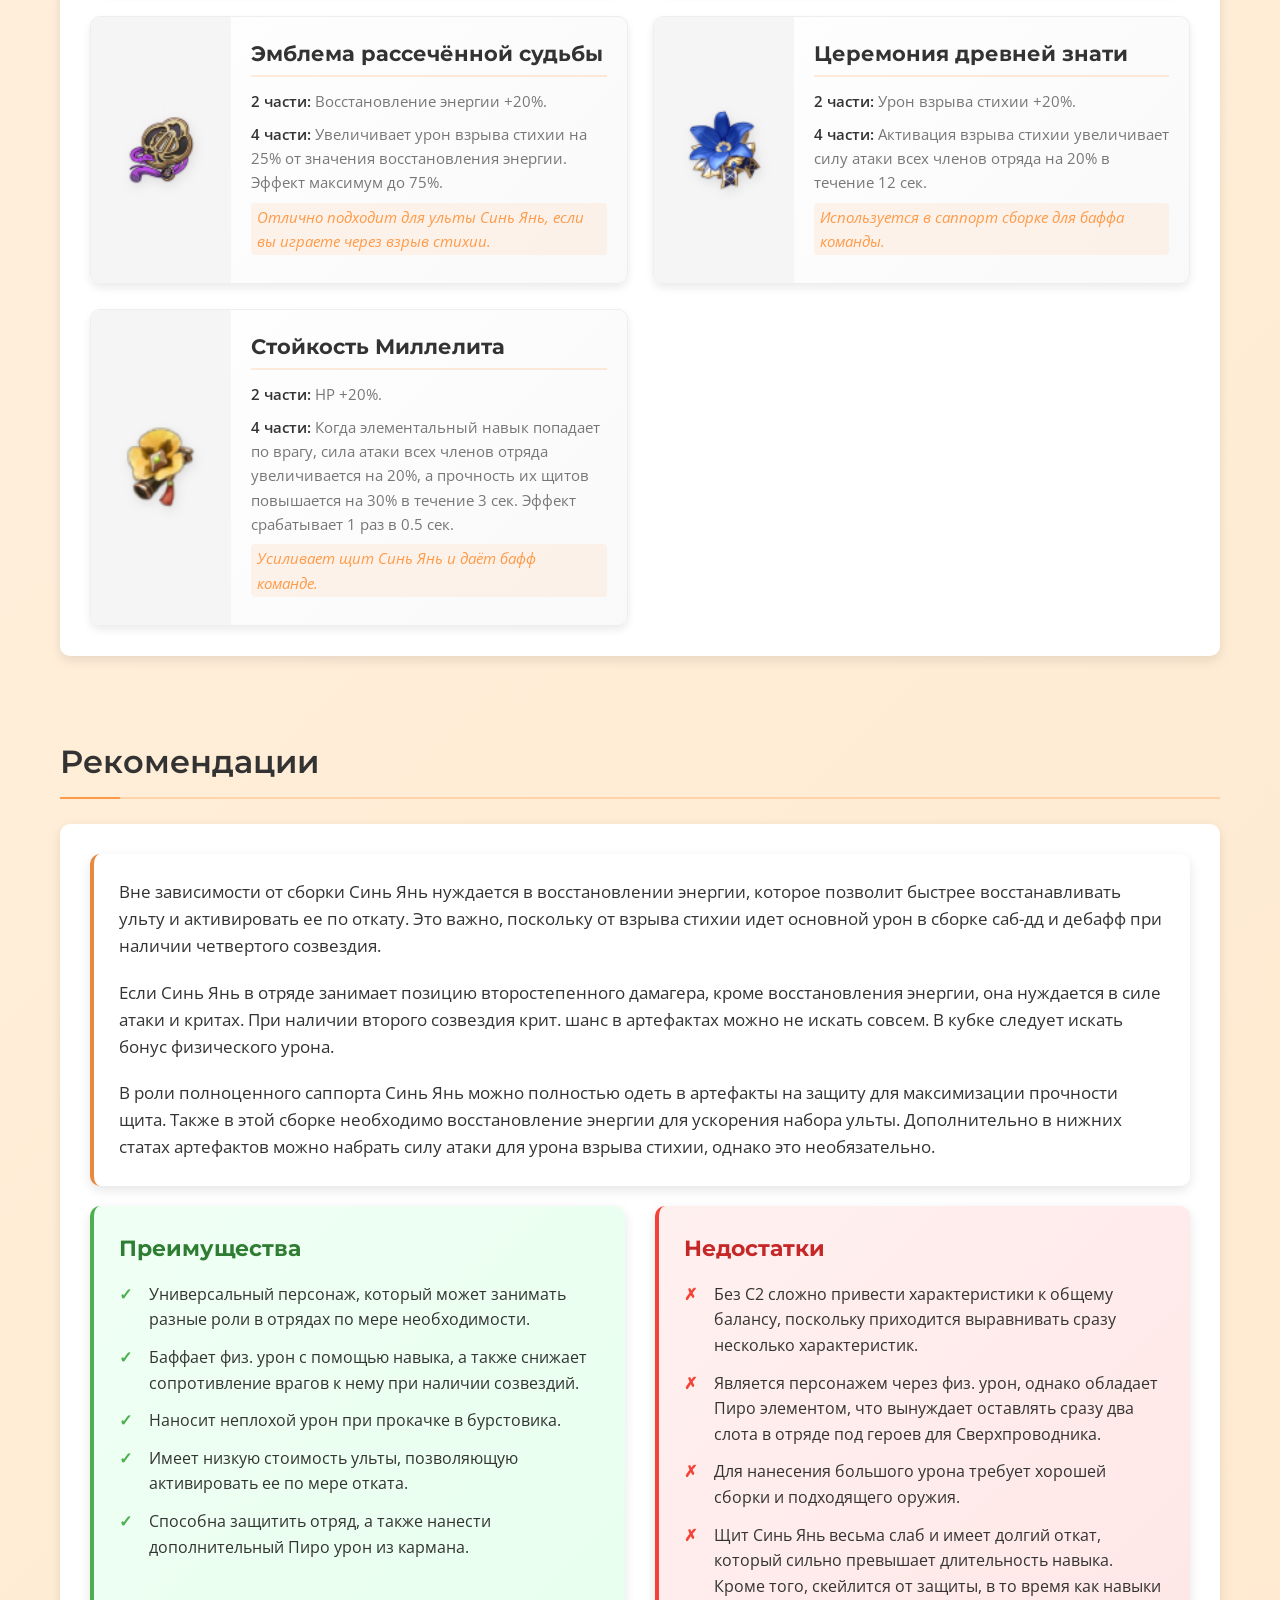
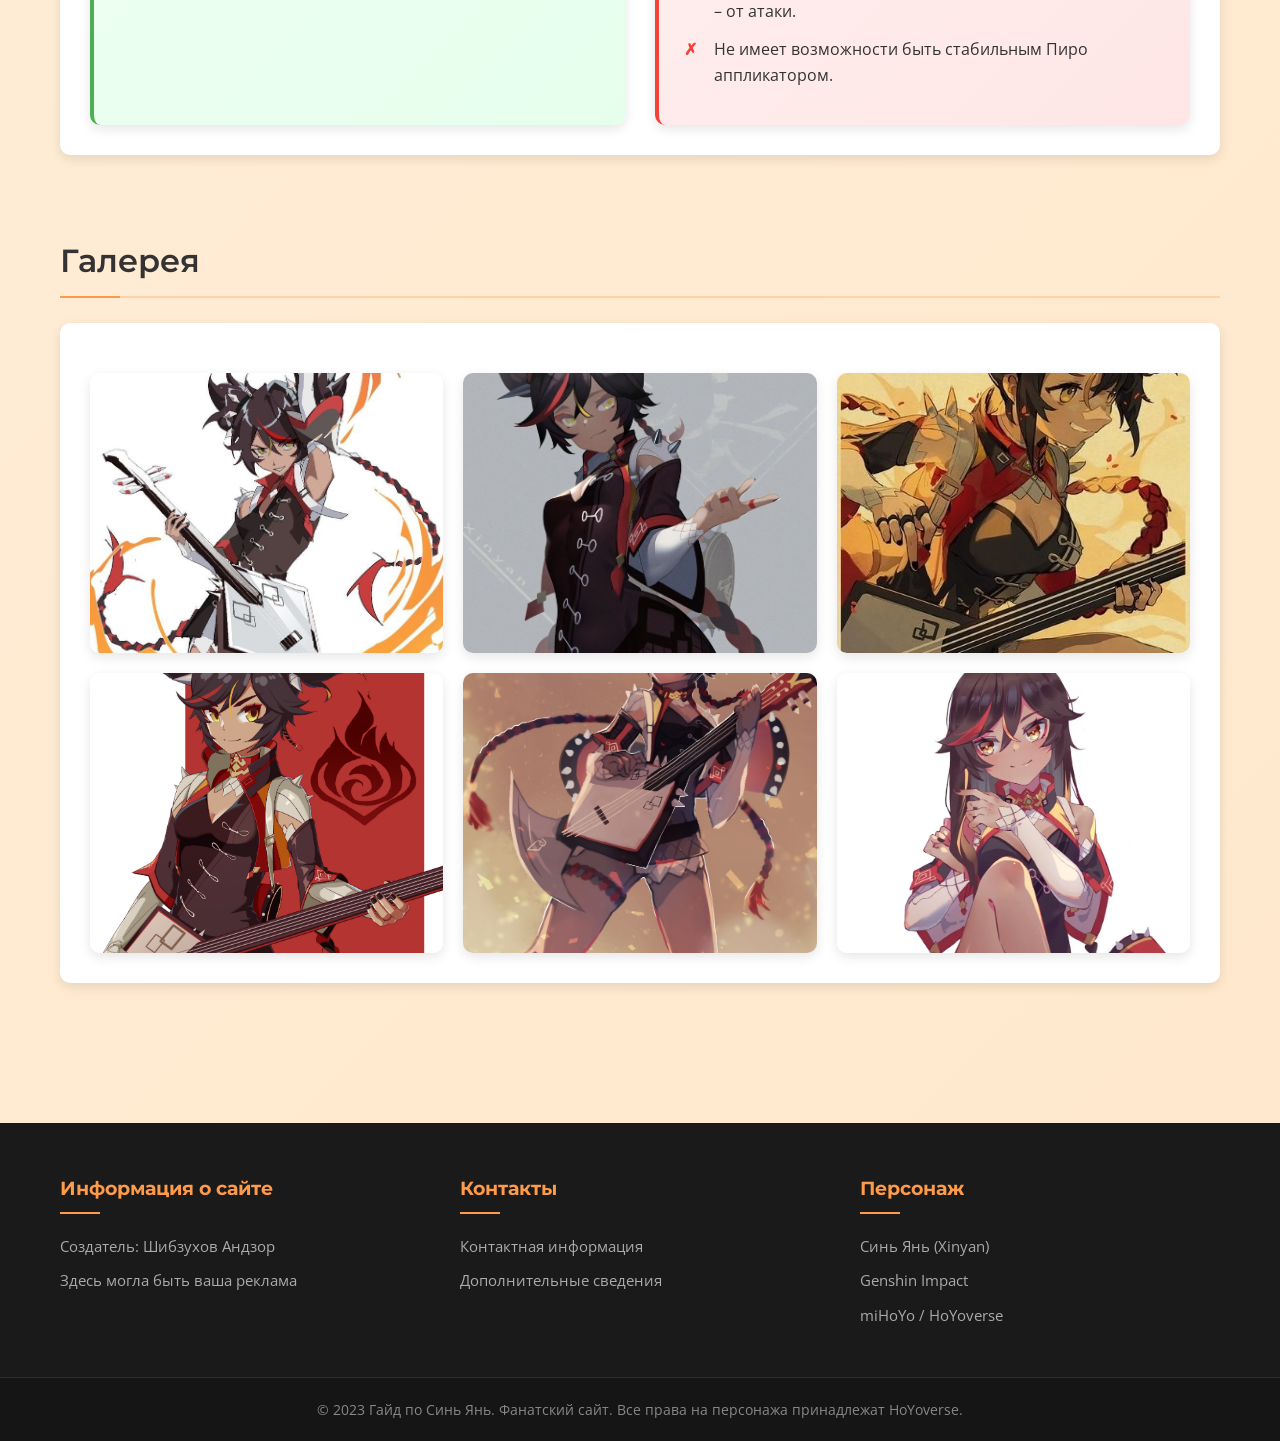
<file: xin-yan.html>
<!DOCTYPE html>
<html lang="ru">
<head>
    <meta charset="UTF-8">
    <meta name="viewport" content="width=device-width, initial-scale=1.0">
    <title>Синь Янь - Гайд по персонажу Genshin Impact</title>
    <link rel="preconnect" href="https://fonts.googleapis.com">
    <link rel="preconnect" href="https://fonts.gstatic.com" crossorigin>
    <link href="https://fonts.googleapis.com/css2?family=Montserrat:wght@400;500;600;700&family=Open+Sans:wght@400;600&display=swap" rel="stylesheet">
    <link rel="stylesheet" href="css/styles.css">
</head>
<body>
    <header class="main-header">
        <div class="container">
            <div class="logo">
                <a href="index.html"><img src="img/лого.png" alt="Логотип" height="60"></a>
            </div>
            <nav class="main-nav">
                <a href="#about" class="nav-link">Подробности</a>
                <a href="#abilities" class="nav-link">Способности</a>
                <a href="#weapons" class="nav-link">Оружие</a>
                <a href="#artifacts" class="nav-link">Артефакты</a>
                <a href="#recommendations" class="nav-link">Рекомендации</a>
                <a href="#gallery" class="nav-link">Галерея</a>
            </nav>
        </div>
    </header>

    <!-- Основной контент -->
    <main class="main-content">
        <div class="container">
            <!-- Герой-секция -->
            <section class="hero-section">
                <h1 class="main-title">Синь Янь</h1>
                <div class="hero-image">
                    <img src="img/синь_янь.webp" alt="Синь Янь - рок-музыкант из Ли Юэ">
                </div>
            </section>

            <!-- Гайд -->
            <section id="about" class="content-section" >
                <h2 class="section-title">Подробности</h2>
                <div class="section-content">
                    <p>
                        <strong>Синь Янь</strong> – музыкант из Ли Юэ, которая стремится принести в Гео регион любовь к рок-музыке. Девушка в одиночестве продвигает новый музыкальный жанр, пришедший из Фонтейна и так отличающийся от привычных композиций Ли Юэ, и превращает свои концерты в яркое огненное шоу, которое заинтересовывают даже тех людей, кто далек от этого искусства. В игре Синь Янь представляет собой 4⭐ Пиро персонажа, владеющего двуручным мечом.
                    </p>
                    
                    <table class="character-table">
                        <tr>
                            <td>Рейтинг</td>
                            <td>D-позиция в тир-листе</td>
                        </tr>
                        <tr>
                            <td>Редкость</td>
                            <td><img src="img/звезда.png" alt=""><img src="img/звезда.png" alt=""><img src="img/звезда.png" alt=""><img src="img/звезда.png" alt=""></td>
                        </tr>
                        <tr>
                            <td>Дата выхода</td>
                            <td>1 декабря 2020</td>
                        </tr>
                        <tr>
                            <td>Элемент</td>
                            <td>Пиро</td>
                        </tr>
                        <tr>
                            <td>Оружие</td>
                            <td>Двуручный меч</td>
                        </tr>
                        <tr>
                            <td>Пол</td>
                            <td>Женский</td>
                        </tr>
                        <tr>
                            <td>Регион</td>
                            <td>Ли Юэ</td>
                        </tr>
                        <tr>
                            <td>День рождения</td>
                            <td>16 октября</td>
                        </tr>
                        <tr>
                            <td>Знак зодиака</td>
                            <td>Весы</td>
                        </tr>
                        <tr>
                            <td>Возраст</td>
                            <td>18 лет</td>
                        </tr>
                        <tr>
                            <td>Рост</td>
                            <td>165 см</td>
                        </tr>
                        <tr>
                            <td>Особое блюдо</td>
                            <td>Рокерская курятина</td>
                        </tr>
                    </table>
                </div>
            </section>

            <!-- Способности -->
            <section id="abilities" class="content-section">
                <h2 class="section-title">Способности</h2>
                <div class="section-content">
                    <p>
                        <strong>Синь Янь</strong> – второстепенный дамагер, играющий через <strong>физический урон</strong> от ульты, а также способный быть саппортом-щитовиком. Элементальный навык персонажа создает Пиро щит, эффект которого зависит от количество задетых способностью врагов. Взрыв стихии Синь Янь мгновенно наносит физ. урон врагам, после чего атакует несколько раз Пиро уроном.
                    </p>

                    <h3 class="subsection-title">Активные способности</h3>
                    <div class="abilities-grid">
                 <!-- Обычная атака -->
                <div class="ability-card">
                <div class="ability-header">
                    <span class="ability-type skill">Обычная атака</span>
                    <h4 class="ability-name">Зажигательный танец</h4>
                </div>
                <div class="ability-description">
                    <p><strong>Обычная атака:</strong> До 4 рубящих ударов мечом.</p>
                    <p><strong>Заряженная атака:</strong> Вращает меч и атакует вокруг себя, нанося урон всем ближайшим врагам, в конце наносит дополнительный мощный удар. Неприрывно тратит выносливость.</p>
                    <p><strong>Атака в падении:</strong> Падает на землю, атакуя всех врагов на пути. Приземлившись наносит урон по площади.</p>
                </div>
                <div class="ability-stats">
                    <span>Урон 1-го удара: 75,8%</span>
                    <span>Урон 2-го удара: 73,9%</span>
                    <span>Урон 3-го удара: 94,7%</span>
                    <span>Урон 4-го удара: 122,8%</span>
                    <span>Урон заряженной атаки: 62,5% + 68,8%</span>
                </div>
            </div>

            <!-- Элементальный навык -->
            <div class="ability-card">
                <div class="ability-header">
                    <span class="ability-type skill">Элементальный навык</span>
                    <h4 class="ability-name">Решительный жар</h4>
                </div>
                <div class="ability-description">
                    <p>Синь Янь взмахивает своим музыкальным инструментом, нанося Пиро урон окружающим врагам, и создавая щит из жаркой любви своих фанатов. Поглащение урона щита зависит от защиты Синь Янь и от количества попавших под удар врагов.</p>
                    <p><strong>Эффекты щита:</strong></p>
                    <ul>
                        <li>Не попадание или попадание по 1 врагу - щит 1 уровня. «Импровизация»</li>
                        <li>Пападание по 2 врагам - щит 2 уровня. «Вступление»</li>
                        <li>Попадание по 3 и более врагам - щит 3 уровня. «Рейв», который так же наносит переодический Пиро урон окружающим врагам</li>
                    </ul>
                </div>
                <div class="ability-stats">
                    <span>Поглощение щита: 144% защиты + 866</span>
                    <span>Периодический Пиро урон: 12,8%</span>
                    <span>Длительность: 12 сек</span>
                    <span>Откат: 18 сек</span>
                </div>
            </div>

            <!-- Взрыв стихии -->
            <div class="ability-card">
                <div class="ability-header">
                    <span class="ability-type skill">Взрыв стихии</span>
                    <h4 class="ability-name">Струны протеста</h4>
                </div>
                <div class="ability-description">
                    <p>Синь Янь зажигает толпу игрой на своём инструменте,подкидывая окружающих врагов в воздух и нанося им физ. урон. Жаркая атмосфера её выступления создаёт струи огня, которые наносят Пиро урон окружающим врагам.</p>
                </div>
                <div class="ability-stats">
                    <span>Урон взмаха: 225,6%</span>
                    <span>Периодический Пиро урон: 20,4%</span>
                    <span>Длительность: 2 сек</span>
                    <span>Откат: 15 сек</span>
                    <span>Потребление энергии: 60</span>
                </div>
            </div>
        </div>

        <h3 class="subsection-title">Пассивные таланты</h3>
        <div class="abilities-grid passive-grid">
            <div class="ability-card passive">
                <div class="ability-header">
                    <span class="ability-type skill">Пассивный талант</span>
                    <h4 class="ability-name">Вот это рок-н-ролл!</h4>
                </div>
                <div class="ability-description">
                    <p>Щит навыка Решетельный жар увеличивает физ. урон персонажа на 15%.</p>
                </div>
            </div>
            <div class="ability-card passive">
                <div class="ability-header">
                    <span class="ability-type skill">Пассивный талант</span>
                    <h4 class="ability-name">Выступление без публики</h4>
                </div>
                <div class="ability-description">
                    <p>Уменьшает необходимое для получения уровня щита навыка Решительный жар количество врагов на 1.</p>
                </div>
            </div>
            <div class="ability-card passive">
                <div class="ability-header">
                    <span class="ability-type skill">Пассивный талант</span>
                    <h4 class="ability-name">Улётный рецепт</h4>
                </div>
                <div class="ability-description">
                    <p>При приготовлении идеального блюда, повышающего защиту, имеет 12% шанс получить дополнительное блюдо.</p>
                </div>
            </div>
            
        </div>

        <h3 class="subsection-title">Созвездия</h3>

        <div class="abilities-grid passive-grid">
            <div class="ability-card passive">
                <div class="ability-header">
                    <span class="ability-type skill">1 созвездие</span>
                </div>
                <div class="ability-description">
                    <p>При критических попаданиях увеличивает скорость обычной и заряженной атаки Синь Янь на 12% в течении 5 сек. Может возникнуть раз в 5 секунд.</p>
                </div>
            </div>
            <div class="ability-card passive">
                <div class="ability-header">
                    <span class="ability-type skill">2 созвездие</span>
                </div>
                <div class="ability-description">
                    <p>Увеличивает шанс крит. попадание физ. уроном взрыва стихий на 100%, так же при попадании навыка активирует щит 3 ур. - «Рейв».</p>
                </div>
            </div>
            <div class="ability-card passive">
                <div class="ability-header">
                    <span class="ability-type skill">3 созвездие</span>
                </div>
                <div class="ability-description">
                    <p>Увеличивает уровень элементального навыка на 3.</p>
                </div>
            </div>
            <div class="ability-card passive">
                <div class="ability-header">
                    <span class="ability-type skill">4 созвездие</span>
                </div>
                <div class="ability-description">
                    <p>Попадание навыком решительный жар понижает физ. сопротивление врагов на 15% в течении 12 сек.</p>
                </div>
            </div>
            <div class="ability-card passive">
                <div class="ability-header">
                    <span class="ability-type skill">5 созвездие</span>
                </div>
                <div class="ability-description">
                    <p>Увеличивает уровень взрыва стихий на 3.</p>
                </div>
            </div>
            <div class="ability-card passive">
                <div class="ability-header">
                    <span class="ability-type skill">6 созвездие</span>
                </div>
                <div class="ability-description">
                    <p>Уменьшает потребление выносливости заряженной атакой Синь Янь на 30%. Также при использовании заряженной атаки Синь Янь получает бонус атаки равный 50% от её защиты.</p>
                </div>
            </div>
        </div>
    </div>
</section>
            <!-- Оружие -->
            <section id="weapons" class="content-section">
                <h2 class="section-title">Лучшее оружие</h2>
                <div class="section-content">
                    <span class="ability-type skill">Оружия для Синь Янь в роли основного дамагера:</span>
                    <div class="weapons-grid">
                        <div class="weapon-card">
                            <div class="weapon-icon">
                                <img src="img/краснорогский_камнеруб.webp" alt="Краснорогский камнеруб">
                            </div>
                            <div class="weapon-info">
                                <h3>Краснорогский камнеруб</h3>
                                <p>Увеличивает защиту на <b>28%-56%</b>, а также урон обычных и заряженных атак на <b>40%-80%</b> от защиты.</p>
                            </div>
                        </div>
                        <div class="weapon-card">
                            <div class="weapon-icon">
                                <img src="img/небусное_величие.webp" alt="Небесное величие">
                            </div>
                            <div class="weapon-info">
                                <h3>Небесное величие</h3>
                                <p>Повышает весь урон на <b>8%-16%</b>. После использования ульты все атаки с руки будут в течение 20 сек. вызывать лезвия, наносящие <b>80%-160%</b> урона всем противникам.</p>
                            </div>
                        </div>
                        <div class="weapon-card">
                            <div class="weapon-icon">
                                <img src="img/песнь_разбитых_сосен.webp" alt="Песнь разбитых сосен">
                            </div>
                            <div class="weapon-info">
                                <h3>Песнь разбитых сосен</h3>
                                <p>Повышает силу атаки на <b>16%-32%</b>. При попадании на обычными и заряженными атаками дает Печать шепота раз в <b>0.3 сек</b>. Четыре Печати дают на <b>12</b> сек. эффект «Тысячелетняя симфония: Гимн знамени».</p>
                            </div>
                        </div>
                        <div class="weapon-card">
                            <div class="weapon-icon">
                                <img src="img/волчья_погибель.webp" alt="Волчья погибель">
                            </div>
                            <div class="weapon-info">
                                <h3>Волчья погибель</h3>
                                <p>Повышает силу атаки на <b>20%-40%</b>. Если носитель оружия атакует врагов с <b>HP ниже 30%</b>, сила атаки союзников повышается на <b>40%-80%</b> на 12 сек.</p>
                            </div>
                        </div>
                        <div class="weapon-card">
                            <div class="weapon-icon">
                                <img src="img/заснеженное_серебро.webp" alt="Заснеженное звёздное серебро">
                            </div>
                            <div class="weapon-info">
                                <h3>Заснеженное звёздное серебро</h3>
                                <p>После обычной или заряженной атаки существует <b>60%-100%</b> шанс уронить на противника кусок льда и нанести <b>80%-140%</b> урона от силы атаки.</p>
                            </div>
                        </div>
                        <div class="weapon-card">
                            <div class="weapon-icon">
                                <img src="img/протатип_архаичный.webp" alt="Протатип: Архаичный">
                            </div>
                            <div class="weapon-info">
                                <h3>Протатип: Архаичный</h3>
                                <p>Обычная или заряженная атака имеет <b>50% шанс раз в 15 сек</b>. нанести дополнительные <b>240%-480%</b> урона.</p>
                            </div>
                        </div>

                        <div class="weapon-card">
                            <div class="weapon-icon">
                                <img src="img/чернорогская_бритфа.webp" alt="Чернорогская бритва">
                            </div>
                            <div class="weapon-info">
                                <h3>Чернорогская бритва</h3>
                                <p>Побежденные враги повышают силу атаки на <b>12%-24% на 30 сек</b>. Эффект суммируется до <b>3 раз</b>.</p>
                            </div>
                        </div>
                    </div>
                    <br>
                    <span class="ability-type skill">Оружия для Синь Янь в роли второстепенного дамагера:</span>

                    <div class="weapons-grid">
                        <div class="weapon-card">
                            <div class="weapon-icon">
                                <img src="img/благодатный_владыка_вод.webp" alt="Благодатный владыка вод">
                            </div>
                            <div class="weapon-info">
                                <h3>Благодатный владыка вод</h3>
                                <p>Повышает урон ульты на <b>12%-24%</b>. Попаданием ульты по врагу призывает Титанического тунца, который атакует по площади уроном, равным <b>100%-200%</b> от силы атаки.</p>
                            </div>
                        </div>

                        <div class="weapon-card">
                            <div class="weapon-icon">
                                <img src="img/акуомару.webp" alt="Благодатный владыка вод">
                            </div>
                            <div class="weapon-info">
                                <h3>Акуомару</h3>
                                <p>Урон ульты носителя меча повышается на <b>0.12%-0.24%</b> за каждую ед. энергии союзников. Бафф не может превышать <b>40%-80%</b>.</p>
                            </div>
                        </div>

                        <div class="weapon-card">
                            <div class="weapon-icon">
                                <img src="img/кацурагикири.webp" alt="Кацурагикири Нагамаса">
                            </div>
                            <div class="weapon-info">
                                <h3>Кацурагикири Нагамаса</h3>
                                <p>Увеличивает урон элементального навыка на <b>6%–12%</b>. Когда элементальный навык поражает противника, персонаж теряет <b>3</b> единицы энергии, но восстанавливает <b>3–5</b> единицы энергии каждые <b>2 сек.</b> в течение следующих <b>6 сек.</b> Эффект может возникнуть один раз в <b>10 сек.</b></p>
                            </div>
                        </div>

                        <div class="weapon-card">
                            <div class="weapon-icon">
                                <img src="img/фавония.webp" alt="Двуручный меч Фавония">
                            </div>
                            <div class="weapon-info">
                                <h3>Двуручный меч Фавония</h3>
                                <p>Критические атаки имеют <b>60%–100%</b> шанс создать элементальные частицы, которые восстанавливают <b>6 ед</b>. энергии. Возникает раз в<b>12–6 сек</b>.</p>
                            </div>
                        </div>
                    </div>
                </div>
          </section>
          
         <!-- Артефакты -->
<section id="artifacts" class="content-section">
    <h2 class="section-title">Лучшие артефакты</h2>
    <div class="section-content">
        <p>Для Синь Янь подойдут следующие сеты артефактов в зависимости от роли в отряде.</p>
        
        <div class="artifacts-grid">
            <!-- Карточка 1 -->
            <div class="artifact-card">
                <div class="artifact-icon">
                    <img src="img/бледный_огонь.webp" alt="Бледный огонь">
                </div>
                <div class="artifact-info">
                    <h3>Бледный огонь</h3>
                    <p><strong>2 части:</strong> Физический урон +25%.</p>
                    <p><strong>4 части:</strong> Когда элементальный навык попадает по врагу, сила атаки увеличивается на 9% в течение 7 сек. Эффект складывается до 2 раз и срабатывает не чаще 1 раза в 0.3 сек. На 2 уровне эффекта увеличивается бонус физ. урона на 100%.</p>
                    <p><em>Идеально для сборки через физический урон.</em></p>
                </div>
            </div>

            <!-- Карточка 2 -->
            <div class="artifact-card">
                <div class="artifact-icon">
                    <img src="img/рыцарь_крови.webp" alt="Рыцарь кровавой бойни">
                </div>
                <div class="artifact-info">
                    <h3>Рыцарь кровавой бойни</h3>
                    <p><strong>2 части:</strong> Физический урон +25%.</p>
                    <p><strong>4 части:</strong> После победы над врагом увеличивает урон заряженной атаки на 50% и обнуляет стоимость выносливости заряженной атаки на 10 сек.</p>
                    <p><em>Хороший сет для физического урона, но требует добивания врагов.</em></p>
                </div>
            </div>
            
            <!-- Карточка 3 -->
            <div class="artifact-card">
                <div class="artifact-icon">
                    <img src="img/эмблема_рассечённой_судьбы.webp" alt="Эмблема рассечённой судьбы">
                </div>
                <div class="artifact-info">
                    <h3>Эмблема рассечённой судьбы</h3>
                    <p><strong>2 части:</strong> Восстановление энергии +20%.</p>
                    <p><strong>4 части:</strong> Увеличивает урон взрыва стихии на 25% от значения восстановления энергии. Эффект максимум до 75%.</p>
                    <p><em>Отлично подходит для ульты Синь Янь, если вы играете через взрыв стихии.</em></p>
                </div>
            </div>
            
            <!-- Карточка 4 -->
            <div class="artifact-card">
                <div class="artifact-icon">
                    <img src="img/церимония_древней_знати.webp" alt="Церемония древней знати">
                </div>
                <div class="artifact-info">
                    <h3>Церемония древней знати</h3>
                    <p><strong>2 части:</strong> Урон взрыва стихии +20%.</p>
                    <p><strong>4 части:</strong> Активация взрыва стихии увеличивает силу атаки всех членов отряда на 20% в течение 12 сек.</p>
                    <p><em>Используется в саппорт сборке для баффа команды.</em></p>
                </div>
            </div>
            
            <!-- Карточка 5 -->
            <div class="artifact-card">
                <div class="artifact-icon">
                    <img src="img/стойкойсть_милелита.webp" alt="Стойкость Миллелита">
                </div>
                <div class="artifact-info">
                    <h3>Стойкость Миллелита</h3>
                    <p><strong>2 части:</strong> HP +20%.</p>
                    <p><strong>4 части:</strong> Когда элементальный навык попадает по врагу, сила атаки всех членов отряда увеличивается на 20%, а прочность их щитов повышается на 30% в течение 3 сек. Эффект срабатывает 1 раз в 0.5 сек.</p>
                    <p><em>Усиливает щит Синь Янь и даёт бафф команде.</em></p>
                </div>
            </div>
        </div>
    </div>
</section>
            <!-- Рекомендации -->
            <section id="recommendations" class="content-section">
                <h2 class="section-title">Рекомендации</h2>
                <div class="section-content">
                    <div class="recommendation-box">
                        <p>Вне зависимости от сборки Синь Янь нуждается в восстановлении энергии, которое позволит быстрее восстанавливать ульту и активировать ее по откату. Это важно, поскольку от взрыва стихии идет основной урон в сборке саб-дд и дебафф при наличии четвертого созвездия.</p>
                        <p>Если Синь Янь в отряде занимает позицию второстепенного дамагера, кроме восстановления энергии, она нуждается в силе атаки и критах. При наличии второго созвездия крит. шанс в артефактах можно не искать совсем. В кубке следует искать бонус физического урона.</p>
                        <p>В роли полноценного саппорта Синь Янь можно полностью одеть в артефакты на защиту для максимизации прочности щита. Также в этой сборке необходимо восстановление энергии для ускорения набора ульты. Дополнительно в нижних статах артефактов можно набрать силу атаки для урона взрыва стихии, однако это необязательно.</p>
                    </div>
        

                    <div class="pros-cons-grid">
                        <div class="pros-section">
                            <h3 class="pros-title">Преимущества</h3>
                            <ul class="pros-list">
                                <p>Универсальный персонаж, который может занимать разные роли в отрядах по мере необходимости.</p>
                                <p>Баффает физ. урон с помощью навыка, а также снижает сопротивление врагов к нему при наличии созвездий.</p>
                                <p>Наносит неплохой урон при прокачке в бурстовика.</p>
                                <p>Имеет низкую стоимость ульты, позволяющую активировать ее по мере отката.</p>
                                <p>Способна защитить отряд, а также нанести дополнительный Пиро урон из кармана.</p>
                            </ul>
                        </div>
                        
                        <div class="cons-section">
                            <h3 class="cons-title">Недостатки</h3>
                            <ul class="cons-list">
                                <p>Без С2 сложно привести характеристики к общему балансу, поскольку приходится выравнивать сразу несколько характеристик.</p>
                                <p>Является персонажем через физ. урон, однако обладает Пиро элементом, что вынуждает оставлять сразу два слота в отряде под героев для Сверхпроводника.</p>
                                <p>Для нанесения большого урона требует хорошей сборки и подходящего оружия.</p>
                                <p>Щит Синь Янь весьма слаб и имеет долгий откат, который сильно превышает длительность навыка. Кроме того, скейлится от защиты, в то время как навыки – от атаки.</p>
                                <p>Не имеет возможности быть стабильным Пиро аппликатором.</p>
                            </ul>
                        </div>
                    </div>
                </div>
            </section>



            <!-- Галерея -->
            <section id="gallery" class="content-section">
                <h2 class="section-title">Галерея</h2>
                <div class="section-content">
                    <div class="gallery-grid">
                        <div class="gallery-item">
                            <img src="img/галлирея1.jpg" alt="Синь Янь арт 1">
                        </div>
                        <div class="gallery-item">
                            <img src="img/галлирея2.jpg" alt="Синь Янь арт 2">
                        </div>
                        <div class="gallery-item">
                            <img src="img/галлирея3.jpg" alt="Синь Янь арт 3">
                        </div>
                        <div class="gallery-item">
                            <img src="img/галлирея4.jpg" alt="Синь Янь арт 4">
                        </div>
                        <div class="gallery-item">
                            <img src="img/галлирея5.jpeg" alt="Синь Янь арт 5">
                        </div>
                        <div class="gallery-item">
                            <img src="img/галлирея6.webp" alt="Синь Янь арт 6">
                        </div>
                    </div>
                </div>
            </section>
        </div>
    </main>

    <!-- Футер -->
    <footer class="main-footer">
        <div class="container">
            <div class="footer-column">
                <h4>Информация о сайте</h4>
                <p>Создатель: Шибзухов Андзор</p>
                <p>Здесь могла быть ваша реклама</p>
            </div>
            <div class="footer-column">
                <h4>Контакты</h4>
                <p>Контактная информация</p>
                <p>Дополнительные сведения</p>
            </div>
            <div class="footer-column">
                <h4>Персонаж</h4>
                <p>Синь Янь (Xinyan)</p>
                <p>Genshin Impact</p>
                <p>miHoYo / HoYoverse</p>
            </div>
        </div>
        <div class="footer-bottom">
            <p>&copy; 2023 Гайд по Синь Янь. Фанатский сайт. Все права на персонажа принадлежат HoYoverse.</p>
        </div>
    </footer>

    <script>
        // Плавная прокрутка для навигационных ссылок
        document.querySelectorAll('a[href^="#"]').forEach(anchor => {
            anchor.addEventListener('click', function (e) {
                e.preventDefault();
                const targetId = this.getAttribute('href');
                if (targetId === '#') return;
                
                const targetElement = document.querySelector(targetId);
                if (targetElement) {
                    window.scrollTo({
                        top: targetElement.offsetTop - 80,
                        behavior: 'smooth'
                    });
                }
            });
        });
        
        // Добавление тени к хедеру при прокрутке
        window.addEventListener('scroll', function() {
            const header = document.querySelector('.main-header');
            if (window.scrollY > 10) {
                header.classList.add('scrolled');
            } else {
                header.classList.remove('scrolled');
            }
        });
    </script>
</body>
</html>
</file>
<file: css/styles.css>
/* ========== СТРАНИЦА ВЫБОРА ПЕРСОНАЖЕЙ ========== */
.characters-grid {
    display: grid;
    grid-template-columns: repeat(auto-fit, minmax(200px, 1fr));
    gap: 30px;
    margin-top: 40px;
    padding: 20px 0;
}

.character-card {
    background: var(--card-bg);
    border-radius: var(--border-radius);
    overflow: hidden;
    box-shadow: var(--shadow);
    transition: var(--transition);
    text-decoration: none;
    color: inherit;
    display: block;
    border: 1px solid var(--border-color);
}

.character-card:hover {
    transform: translateY(-8px);
    box-shadow: 0 15px 30px rgba(0, 0, 0, 0.15);
    border-color: var(--primary-color);
}

.character-card-image {
    width: 100%;
    aspect-ratio: 1 / 1;
    object-fit: cover;
    background-color: #f5f5f5;
    display: block;
}

.character-card-name {
    font-family: 'Montserrat', sans-serif;
    font-size: 1.2rem;
    font-weight: 600;
    padding: 15px;
    text-align: center;
    background: white;
    border-top: 1px solid var(--border-color);
}





/* Сброс и базовые стили */
* {
    margin: 0;
    padding: 0;
    box-sizing: border-box;
}

:root {
    --primary-color: #ff9a48;
    --primary-dark: #e68a40;
    --secondary-color: #333;
    --accent-color: #ff6b6b;
    --light-bg: #7a4c07;
    --dark-bg: #1a1a1a;
    --text-dark: #333;
    --text-light: #f5f5f5;
    --text-gray: #777;
    --shadow: 0 4px 12px rgba(0, 0, 0, 0.1);
    --border-radius: 10px;
    --transition: all 0.3s ease;
}

html {
    scroll-behavior: smooth;
}

body {
    font-family: 'Open Sans', sans-serif;
    line-height: 1.6;
    color: var(--text-dark);
    background-color: var(--light-bg);
    background-image: linear-gradient(135deg, #fff9f0 0%, #ffe8cc 100%);
    min-height: 100vh;
    display: flex;
    flex-direction: column;
}

.container {
    width: 100%;
    max-width: 1200px;
    margin: 0 auto;
    padding: 0 20px;
}

/* Хедер */
.main-header {
    background-color: var(--dark-bg);
    position: fixed;
    top: 0;
    left: 0;
    width: 100%;
    z-index: 1000;
    transition: var(--transition);
    box-shadow: 0 2px 10px rgba(0, 0, 0, 0.1);
}

.main-header.scrolled {
    background-color: rgba(26, 26, 26, 0.95);
    backdrop-filter: blur(10px);
}

.main-header .container {
    display: flex;
    justify-content: space-between;
    align-items: center;
    padding: 15px 20px;
}

.logo img {
    height: 50px;
    transition: var(--transition);
}

.logo img:hover {
    transform: scale(1.05);
}

.main-nav {
    display: flex;
    gap: 15px;
}

.nav-link {
    color: var(--text-light);
    text-decoration: none;
    font-family: 'Montserrat', sans-serif;
    font-weight: 500;
    font-size: 14px;
    padding: 8px 15px;
    border-radius: 5px;
    transition: var(--transition);
    position: relative;
}

.nav-link:hover {
    color: var(--primary-color);
    background-color: rgba(255, 154, 72, 0.1);
}

.nav-link::after {
    content: '';
    position: absolute;
    bottom: 0;
    left: 50%;
    width: 0;
    height: 2px;
    background-color: var(--primary-color);
    transition: var(--transition);
    transform: translateX(-50%);
}

.nav-link:hover::after {
    width: 80%;
}

/* Основной контент */
.main-content {
    flex: 1;
    margin-top: 100px;
    padding-bottom: 60px;
}

/* Герой-секция */
.hero-section {
    text-align: center;
    margin-bottom: 60px;
}

.main-title {
    font-family: 'Montserrat', sans-serif;
    font-size: 2.8rem;
    font-weight: 700;
    color: var(--secondary-color);
    margin-bottom: 30px;
    position: relative;
    display: inline-block;
}

.main-title::after {
    content: '';
    position: absolute;
    bottom: -10px;
    left: 50%;
    transform: translateX(-50%);
    width: 100px;
    height: 4px;
    background: linear-gradient(to right, var(--primary-color), var(--accent-color));
    border-radius: 2px;
}

.hero-image {
    width: 100%;
    max-width: 1000px;
    margin: 0 auto;
    border-radius: var(--border-radius);
    overflow: hidden;
    box-shadow: var(--shadow);
}

.hero-image img {
    width: 100%;
    height: auto;
    display: block;
    transition: var(--transition);
}

.hero-image img:hover {
    transform: scale(1.02);
}

/* Секции с контентом */
.content-section {
    margin-bottom: 80px;
    scroll-margin-top: 100px;
}

.section-title {
    font-family: 'Montserrat', sans-serif;
    font-size: 2rem;
    font-weight: 600;
    color: var(--secondary-color);
    margin-bottom: 25px;
    padding-bottom: 10px;
    border-bottom: 2px solid rgba(255, 154, 72, 0.3);
    position: relative;
}

.section-title::after {
    content: '';
    position: absolute;
    bottom: -2px;
    left: 0;
    width: 60px;
    height: 2px;
    background-color: var(--primary-color);
}

.section-content {
    background-color: white;
    padding: 30px;
    border-radius: var(--border-radius);
    box-shadow: var(--shadow);
    transition: var(--transition);
}

.section-content:hover {
    box-shadow: 0 6px 20px rgba(0, 0, 0, 0.12);
}

/* Таблица характеристик */
.character-table {
    width: 100%;
    border-collapse: collapse;
    margin-top: 25px;
    box-shadow: 0 2px 8px rgba(0, 0, 0, 0.05);
    border-radius: 8px;
    overflow: hidden;
}

.character-table tr {
    transition: var(--transition);
}

.character-table tr:nth-child(even) {
    background-color: #f9f9f9;
}

.character-table tr:hover {
    background-color: rgba(255, 154, 72, 0.1);
}

.character-table td {
    padding: 15px 20px;
    border-bottom: 1px solid #eee;
    font-size: 16px;
}

.character-table tr:last-child td {
    border-bottom: none;
}

.character-table td:first-child {
    font-weight: 600;
    color: var(--secondary-color);
    width: 40%;
}

/* Карточки оружия */
.weapons-grid {
    display: grid;
    grid-template-columns: repeat(auto-fill, minmax(300px, 1fr));
    gap: 25px;
    margin-top: 25px;
}

.weapon-card {
    display: flex;
    background: linear-gradient(135deg, #fff 0%, #f9f9f9 100%);
    border-radius: var(--border-radius);
    overflow: hidden;
    box-shadow: 0 4px 8px rgba(0, 0, 0, 0.08);
    transition: var(--transition);
    border: 1px solid #eee;
}

.weapon-card:hover {
    transform: translateY(-5px);
    box-shadow: 0 8px 16px rgba(0, 0, 0, 0.12);
    border-color: var(--primary-color);
}

.weapon-icon {
    flex: 0 0 100px;
    display: flex;
    align-items: center;
    justify-content: center;
    padding: 20px;
    background-color: #f5f5f5;
}

.weapon-icon img {
    width: 80px;
    height: 80px;
    object-fit: contain;
}

.weapon-info {
    flex: 1;
    padding: 20px;
}

.weapon-info h3 {
    font-family: 'Montserrat', sans-serif;
    font-size: 1.2rem;
    margin-bottom: 10px;
    color: var(--secondary-color);
}

.weapon-info p {
    font-size: 0.95rem;
    color: var(--text-gray);
    line-height: 1.5;
}

/* Плюсы и минусы */
.pros-cons-grid {
    display: grid;
    grid-template-columns: repeat(auto-fit, minmax(300px, 1fr));
    gap: 30px;
    margin-top: 20px;
}

.pros-section, .cons-section {
    padding: 25px;
    border-radius: var(--border-radius);
    box-shadow: var(--shadow);
}

.pros-section {
    background: linear-gradient(135deg, #f0fff4 0%, #e6ffed 100%);
    border-left: 4px solid #4CAF50;
}

.cons-section {
    background: linear-gradient(135deg, #fff0f0 0%, #ffe6e6 100%);
    border-left: 4px solid #f44336;
}

.pros-title, .cons-title {
    font-family: 'Montserrat', sans-serif;
    font-size: 1.4rem;
    margin-bottom: 15px;
}

.pros-title {
    color: #2e7d32;
}

.cons-title {
    color: #c62828;
}

.pros-list, .cons-list {
    padding-left: 20px;
}

.pros-list p, .cons-list p {
    margin-bottom: 12px;
    position: relative;
    padding-left: 10px;
}

.pros-list p::before {
    content: '✓';
    position: absolute;
    left: -20px;
    color: #4CAF50;
    font-weight: bold;
}

.cons-list p::before {
    content: '✗';
    position: absolute;
    left: -20px;
    color: #f44336;
    font-weight: bold;
}

/* Блок рекомендаций */
.recommendation-box {
    background: linear-gradient(135deg, #fffcf6);
    padding: 25px;
    border-radius: var(--border-radius);
    border-left: 4px #e68a40 solid;
    box-shadow: var(--shadow);
}

.recommendation-box p {
    margin-bottom: 20px;
    font-size: 1.05rem;
}

.recommendation-box p:last-child {
    margin-bottom: 0;
}

/* Галерея */
.gallery-grid {
    display: grid;
    grid-template-columns: repeat(auto-fill, minmax(280px, 1fr));
    gap: 20px;
    margin-top: 20px;
}

.gallery-item {
    border-radius: var(--border-radius);
    overflow: hidden;
    box-shadow: var(--shadow);
    transition: var(--transition);
    height: 280px;
}

.gallery-item:hover {
    transform: translateY(-5px);
    box-shadow: 0 10px 20px rgba(0, 0, 0, 0.15);
}

.gallery-item img {
    width: 100%;
    height: 100%;
    object-fit: cover;
    transition: var(--transition);
}

.gallery-item:hover img {
    transform: scale(1.05);
}

/* Футер */
.main-footer {
    background-color: var(--dark-bg);
    color: var(--text-light);
    padding: 50px 0 0;
    margin-top: auto;
}

.main-footer .container {
    display: grid;
    grid-template-columns: repeat(auto-fit, minmax(250px, 1fr));
    gap: 40px;
    padding-bottom: 40px;
}

.footer-column h4 {
    font-family: 'Montserrat', sans-serif;
    font-size: 1.2rem;
    margin-bottom: 20px;
    color: var(--primary-color);
    position: relative;
    padding-bottom: 10px;
}

.footer-column h4::after {
    content: '';
    position: absolute;
    bottom: 0;
    left: 0;
    width: 40px;
    height: 2px;
    background-color: var(--primary-color);
}

.footer-column p {
    margin-bottom: 10px;
    color: #aaa;
    font-size: 0.95rem;
}

.footer-bottom {
    background-color: rgba(0, 0, 0, 0.2);
    padding: 20px 0;
    text-align: center;
    border-top: 1px solid rgba(255, 255, 255, 0.1);
}

.footer-bottom p {
    color: #888;
    font-size: 0.9rem;
}

/* Адаптивность */
@media (max-width: 992px) {
    .main-title {
        font-size: 2.4rem;
    }
    
    .section-title {
        font-size: 1.8rem;
    }
    
    .weapons-grid {
        grid-template-columns: repeat(auto-fill, minmax(280px, 1fr));
    }
}

@media (max-width: 768px) {
    .main-header .container {
        flex-direction: column;
        gap: 15px;
    }
    
    .main-nav {
        flex-wrap: wrap;
        justify-content: center;
    }
    
    .main-content {
        margin-top: 140px;
    }
    
    .main-title {
        font-size: 2rem;
    }
    
    .section-title {
        font-size: 1.6rem;
    }
    
    .section-content {
        padding: 20px;
    }
    
    .pros-cons-grid {
        grid-template-columns: 1fr;
    }
    
    .gallery-grid {
        grid-template-columns: repeat(auto-fill, minmax(200px, 1fr));
    }
}

@media (max-width: 576px) {
    .nav-link {
        font-size: 14px;
        padding: 6px 10px;
    }
    
    .main-title {
        font-size: 1.8rem;
    }
    
    .character-table td {
        padding: 10px 15px;
        font-size: 14px;
    }
    
    .weapon-card {
        flex-direction: column;
    }
    
    .weapon-icon {
        padding: 15px;
    }
    
    .weapon-info {
        padding: 15px;
    }
    
    .gallery-grid {
        grid-template-columns: repeat(auto-fill, minmax(150px, 1fr));
    }
    
    .gallery-item {
        height: 200px;
    }
}
/* Сетка для артефактов (более широкие карточки) */
.artifacts-grid {
    display: grid;
    grid-template-columns: repeat(auto-fill, minmax(450px, 1fr));
    gap: 25px;
    margin-top: 25px;
}

/* Карточка артефакта (на основе .weapon-card, но с изменениями) */
.artifact-card {
    display: flex;
    background: linear-gradient(135deg, #fff 0%, #f9f9f9 100%);
    border-radius: var(--border-radius);
    overflow: hidden;
    box-shadow: 0 4px 8px rgba(0, 0, 0, 0.08);
    transition: var(--transition);
    border: 1px solid #eee;
    min-height: 180px; /* Минимальная высота для удобства */
}

.artifact-card:hover {
    transform: translateY(-5px);
    box-shadow: 0 8px 16px rgba(0, 0, 0, 0.12);
    border-color: var(--primary-color);
}

/* Иконка артефакта (увеличенная по сравнению с оружием) */
.artifact-icon {
    flex: 0 0 120px; /* Ширина области иконки */
    display: flex;
    align-items: center;
    justify-content: center;
    padding: 20px;
    background-color: #f5f5f5;
}

.artifact-icon img {
    width: 100px;
    height: 100px;
    object-fit: contain;
    filter: drop-shadow(2px 4px 6px rgba(0,0,0,0.1));
}

/* Информация об артефакте */
.artifact-info {
    flex: 1;
    padding: 20px;
}

.artifact-info h3 {
    font-family: 'Montserrat', sans-serif;
    font-size: 1.3rem;
    margin-bottom: 12px;
    color: var(--secondary-color);
    border-bottom: 2px solid rgba(255, 154, 72, 0.2);
    padding-bottom: 5px;
}

.artifact-info p {
    font-size: 0.95rem;
    color: var(--text-gray);
    line-height: 1.6;
    margin-bottom: 8px;
}

.artifact-info p strong {
    color: var(--secondary-color);
    font-weight: 600;
}

.artifact-info p em {
    color: var(--primary-color);
    font-style: italic;
    background-color: rgba(255, 154, 72, 0.1);
    padding: 2px 6px;
    border-radius: 4px;
    display: inline-block;
}

/* Адаптация для мобильных */
@media (max-width: 768px) {
    .artifacts-grid {
        grid-template-columns: 1fr; /* Одна колонка на мобильных */
    }
    
    .artifact-card {
        flex-direction: column; /* Иконка сверху, текст снизу */
    }
    
    .artifact-icon {
        flex: 0 0 auto;
        padding: 15px;
    }
    
    .artifact-icon img {
        width: 80px;
        height: 80px;
    }
}

@media (max-width: 576px) {
    .artifact-info {
        padding: 15px;
    }
    
    .artifact-info h3 {
        font-size: 1.2rem;
    }
}



.section-intro {
    margin-bottom: 30px;
    font-size: 1.1rem;
    padding: 20px;
    background-color: #f8f9fa;
    border-radius: var(--border-radius);
    border-left: 4px solid var(--primary-color);
}

.subsection-title {
    font-family: 'Montserrat', sans-serif;
    font-size: 1.5rem;
    margin: 30px 0 20px;
    color: var(--secondary-color);
}

.abilities-grid {
    display: grid;
    grid-template-columns: repeat(auto-fit, minmax(300px, 1fr));
    gap: 25px;
    margin-bottom: 30px;
}

.abilities-grid.passive-grid {
    margin-top: 10px;
}

.ability-card {
    background: #fff;
    border-radius: var(--border-radius);
    overflow: hidden;
    box-shadow: 0 4px 8px rgba(0, 0, 0, 0.08);
    transition: var(--transition);
    border: 1px solid #eee;
    display: flex;
    flex-direction: column;
}

.ability-card:hover {
    transform: translateY(-5px);
    box-shadow: 0 8px 16px rgba(0, 0, 0, 0.12);
    border-color: var(--primary-color);
}

.ability-card.passive {
    background: linear-gradient(135deg, #ffffff 0%, #ffffff 100%);
}

.ability-header {
    padding: 20px 20px 10px;
    border-bottom: 1px solid #f0f0f0;
}

.ability-type {
    display: inline-block;
    font-size: 0.8rem;
    font-weight: 600;
    text-transform: uppercase;
    letter-spacing: 0.5px;
    padding: 4px 10px;
    border-radius: 20px;
    margin-bottom: 10px;
}

.ability-type.normal {
    background-color: #e3f2fd;
    color: #0d47a1;
}

.ability-type.skill {
    background-color: #fff3e0;
    color: #bf360c;
}

.ability-type.burst {
    background-color: #f3e5f5;
    color: #4a148c;
}

.ability-type.passive {
    background-color: #ffffff;
    color: #1b5e20;
}

.ability-name {
    font-family: 'Montserrat', sans-serif;
    font-size: 1.2rem;
    font-weight: 600;
    margin: 0;
    color: var(--secondary-color);
}

.ability-description {
    padding: 15px 20px;
    flex: 1;
}

.ability-description p {
    margin-bottom: 10px;
    font-size: 0.95rem;
}

.ability-description ul {
    padding-left: 20px;
    margin-bottom: 10px;
}

.ability-description li {
    font-size: 0.95rem;
    margin-bottom: 5px;
}

.ability-stats {
    padding: 15px 20px;
    background-color: #f9f9f9;
    border-top: 1px solid #eee;
    display: flex;
    flex-wrap: wrap;
    gap: 8px 15px;
    font-size: 0.9rem;
    color: var(--text-gray);
}

.ability-stats span {
    background-color: #fff;
    padding: 4px 10px;
    border-radius: 15px;
    box-shadow: 0 1px 3px rgba(0,0,0,0.05);
}
</file>
